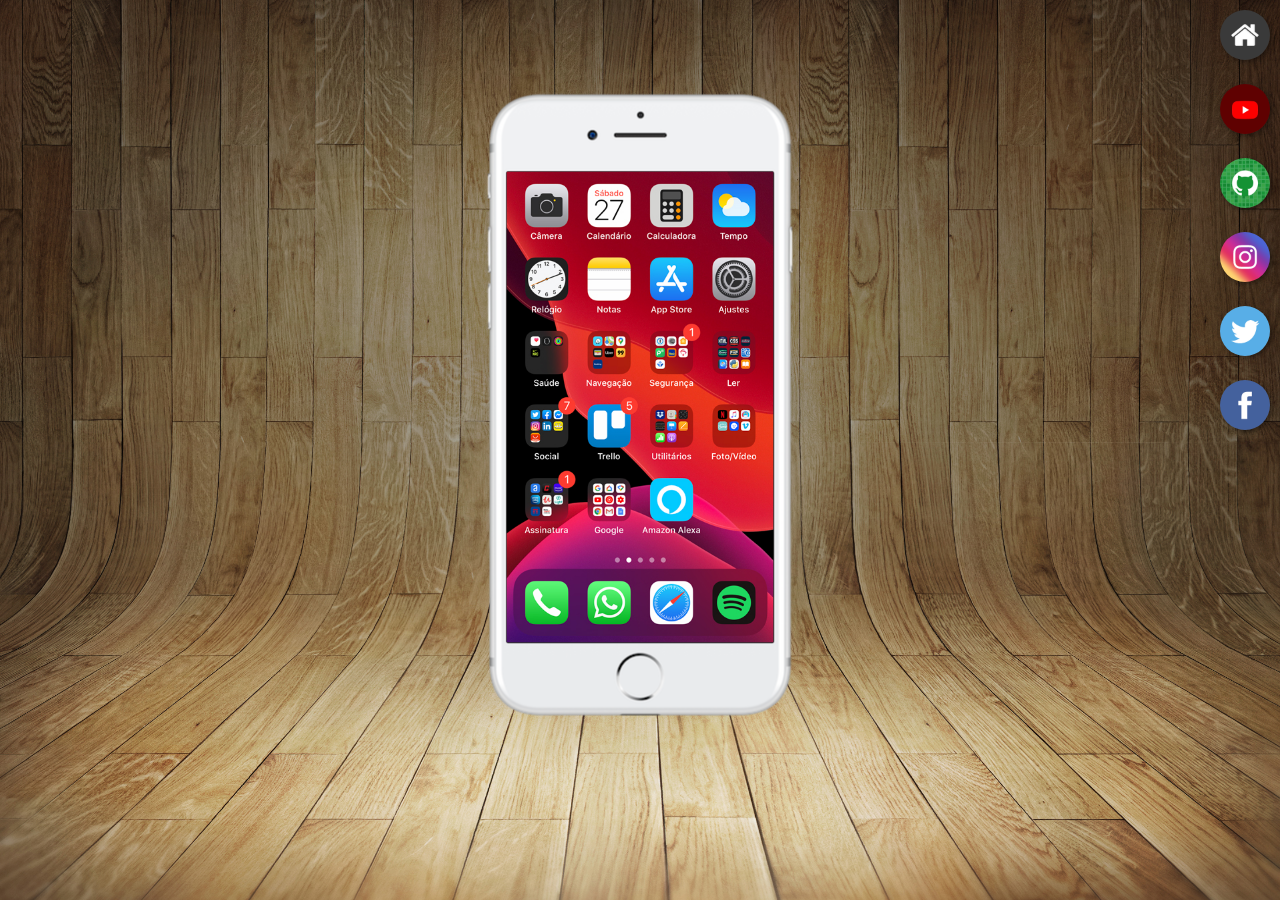
<file: index.html>
<!DOCTYPE html>
<html lang="pt-br">
<head>
    <meta charset="UTF-8">
    <meta name="viewport" content="width=device-width, initial-scale=1.0">
    <link rel="stylesheet" href="estilos/style.css">
    <link rel="shortcut icon" href="favicon.ico" type="image/x-icon">
    <title>Projeto Redes Socias</title>
</head>
<body>
    <main>
        <section id="telefone">
            <iframe src="home.html" name="tela" id="tela" frameborder="0">
                Seu navegador não é compatível com isso.
            </iframe>

        </section>
        <section id="redes-sociais">
            <a href="home.html" target="tela"><img src="imagens/logo-home.jpg" alt="home"></a><br>
            <a href="youtube.html" target="tela"><img src="imagens/logo-youtube.jpg" alt="Youtube"></a><br>
            <a href="github.html" target="tela"><img src="imagens/logo-github.jpg" alt="Github"></a><br>
            <a href="instagram.html" target="tela"><img src="imagens/logo-instagram.jpg" alt="Instagram"></a><br>
            <a href="twitter.html" target="tela"><img src="imagens/logo-twitter.jpg" alt="Twitter"></a><br>
            <a href="facebook.html" target="tela"><img src="imagens/logo-facebook.jpg" alt="Facebook"></a><br>
        </section>
    </main>
    
</body>
</html>
</file>
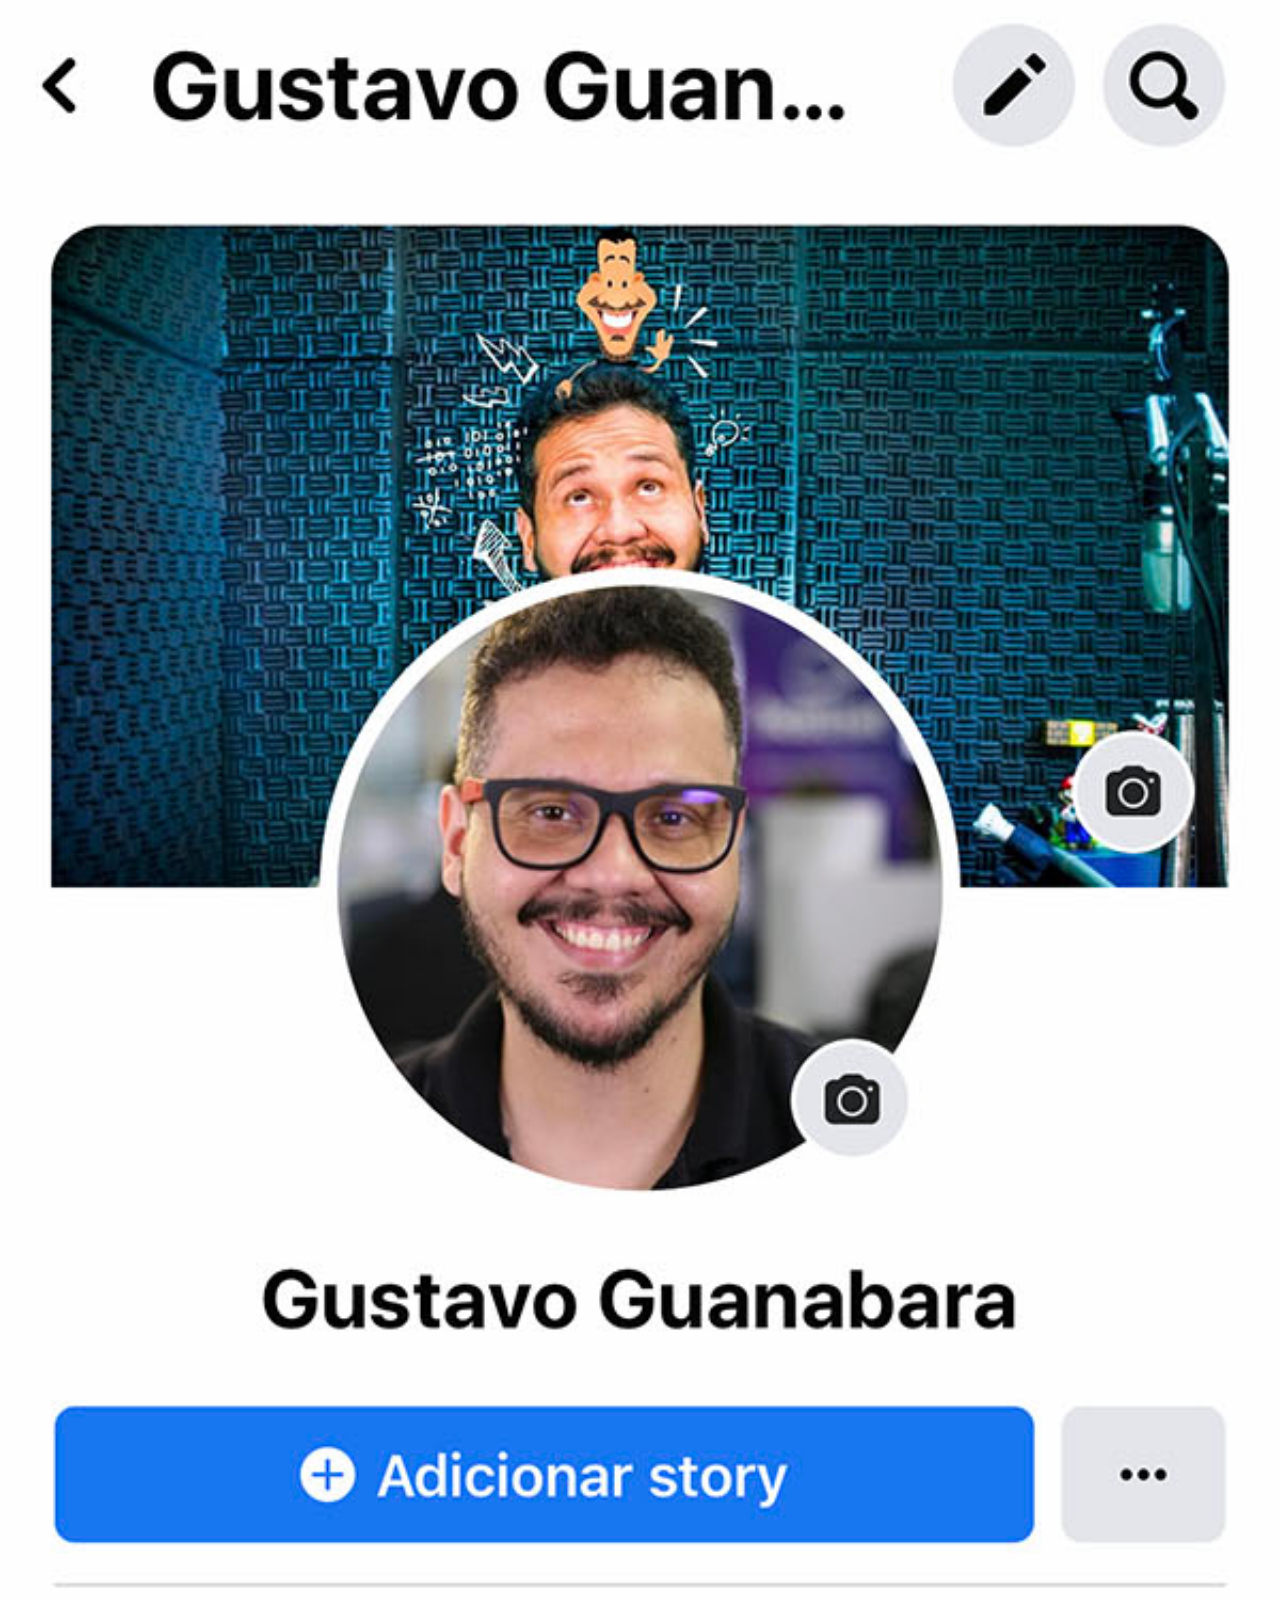
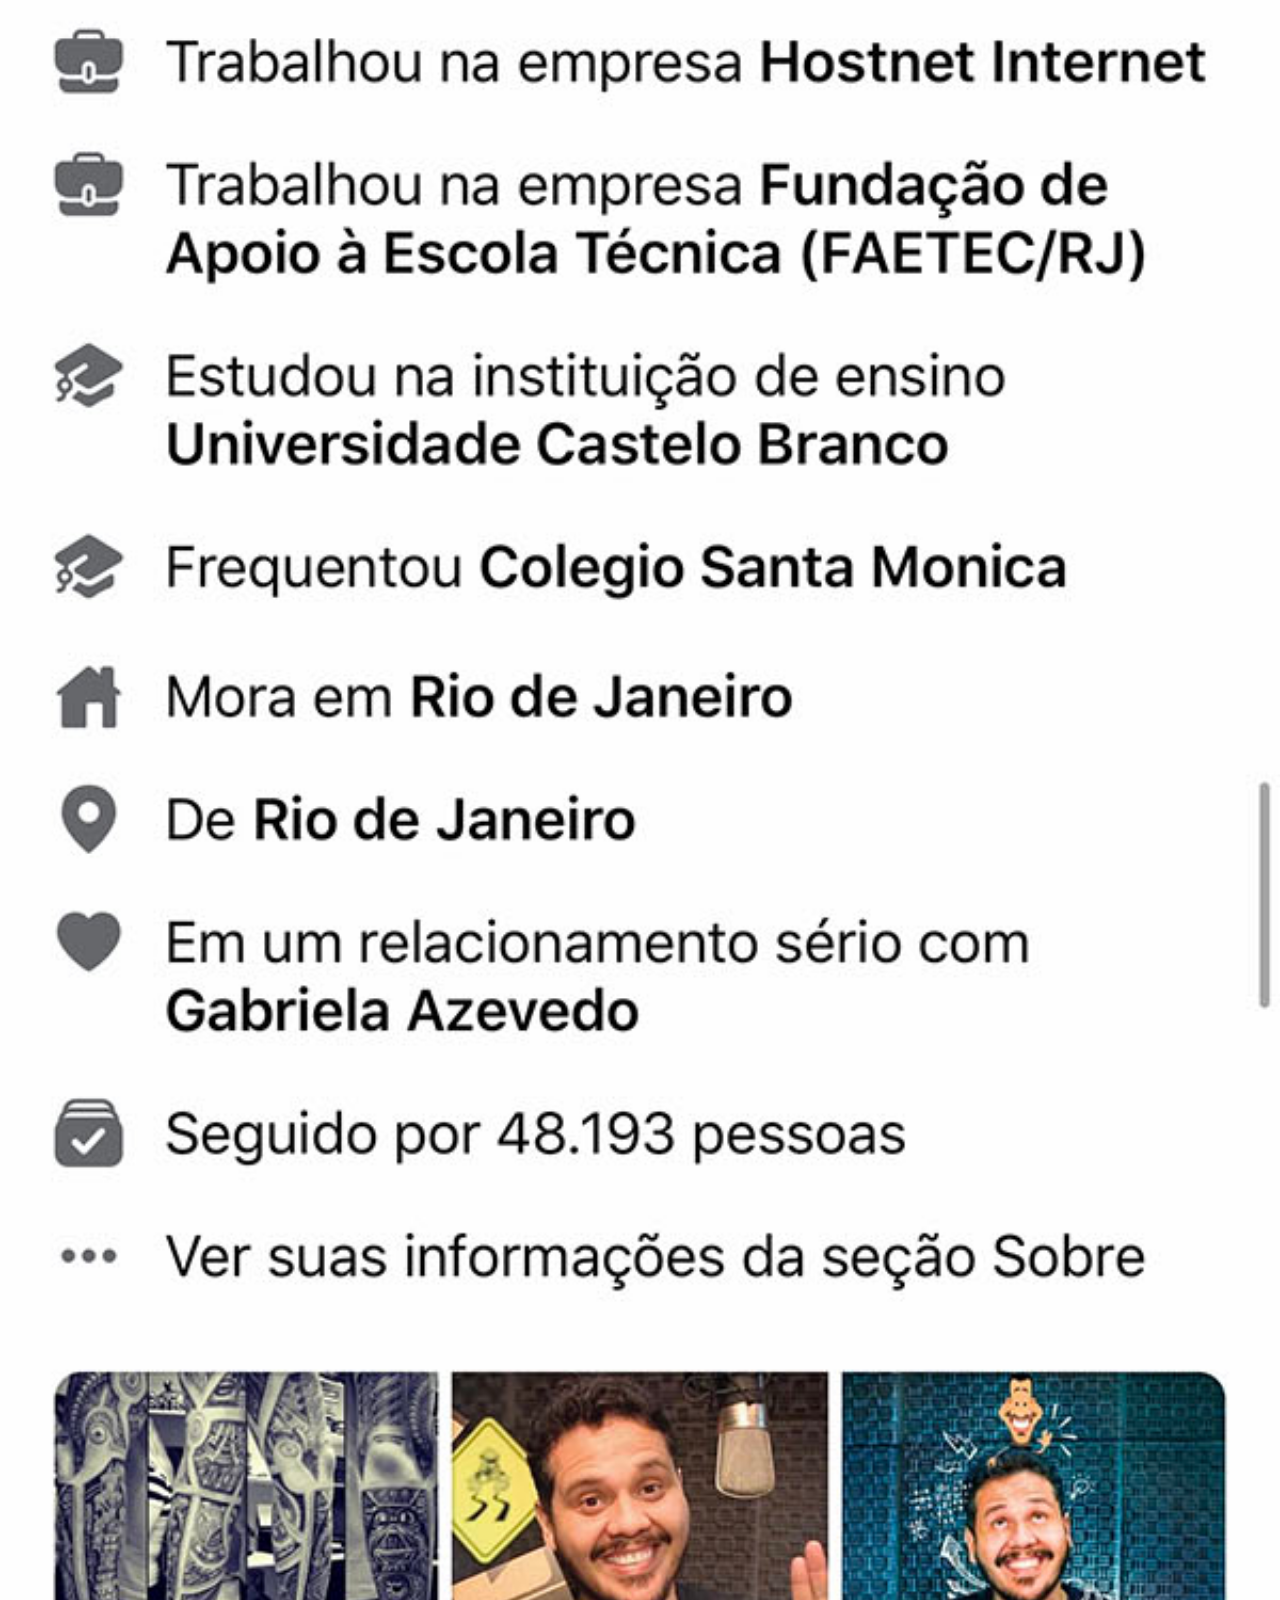
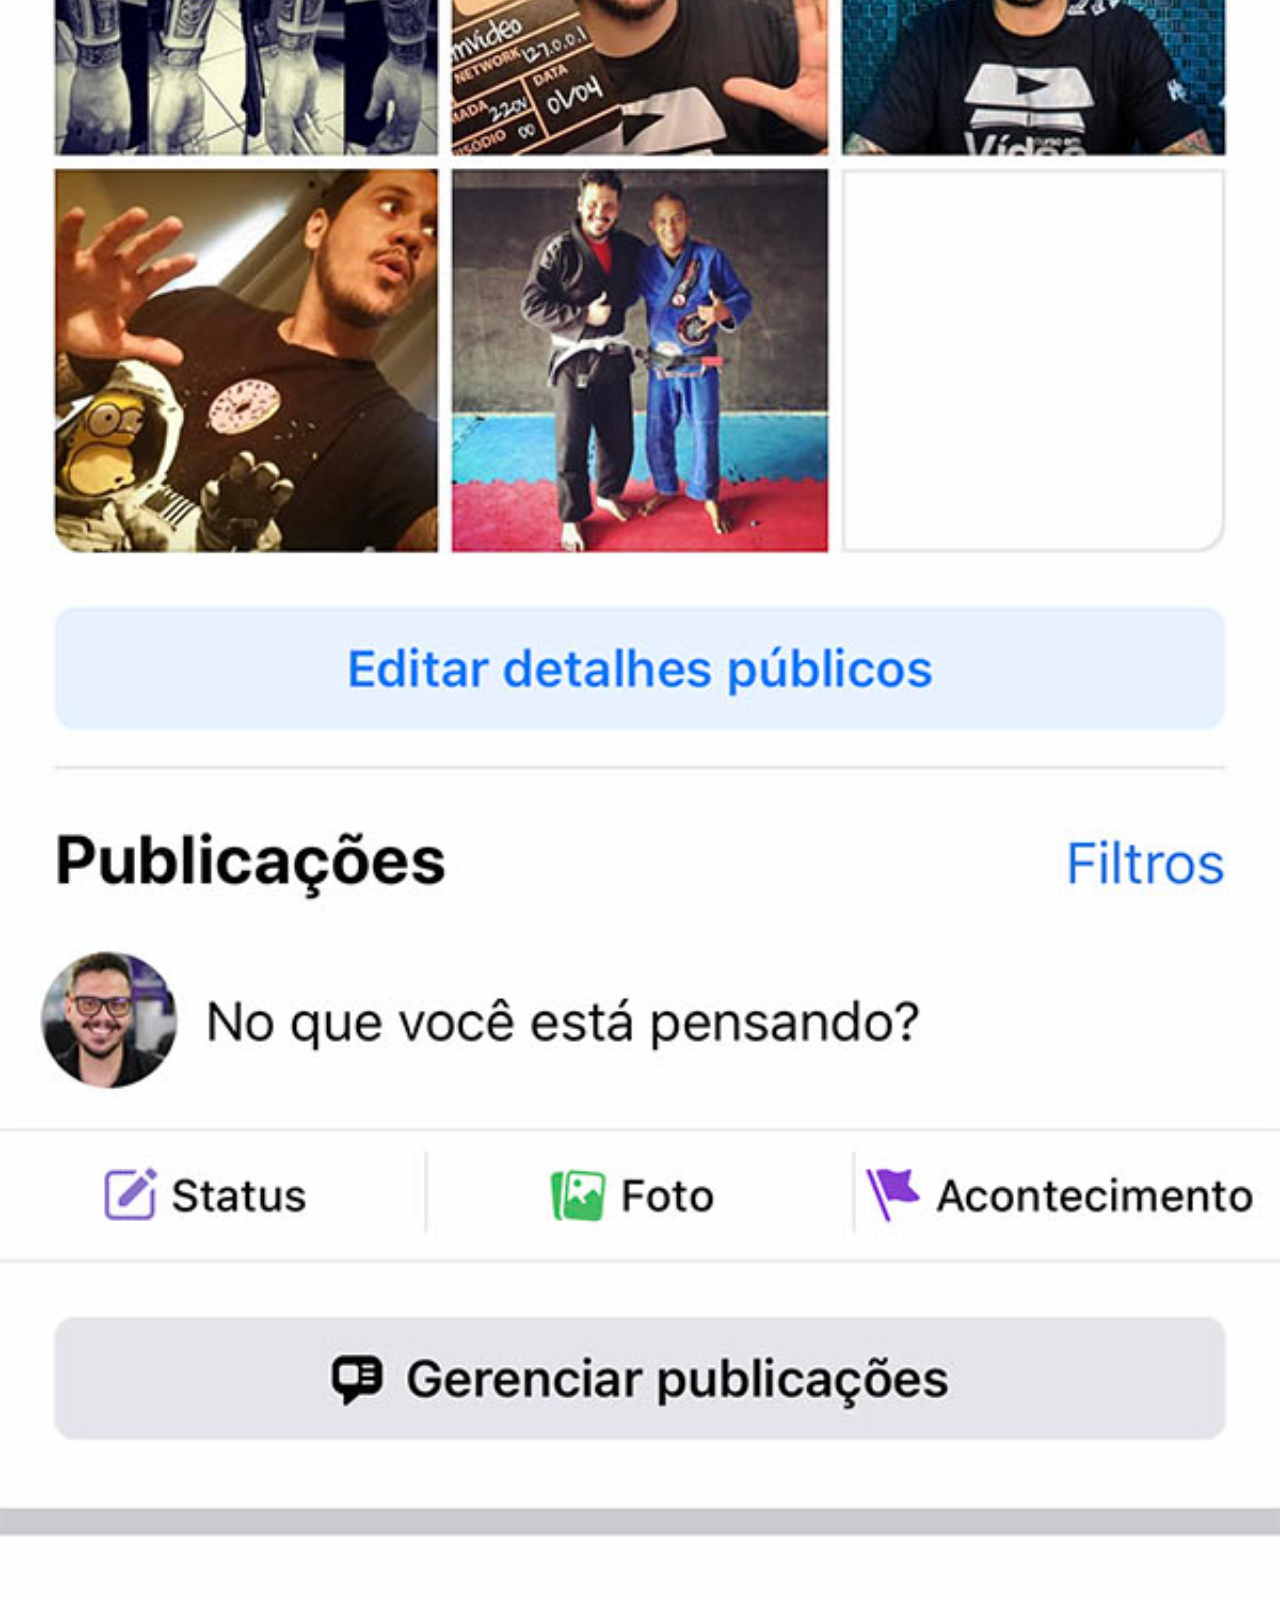
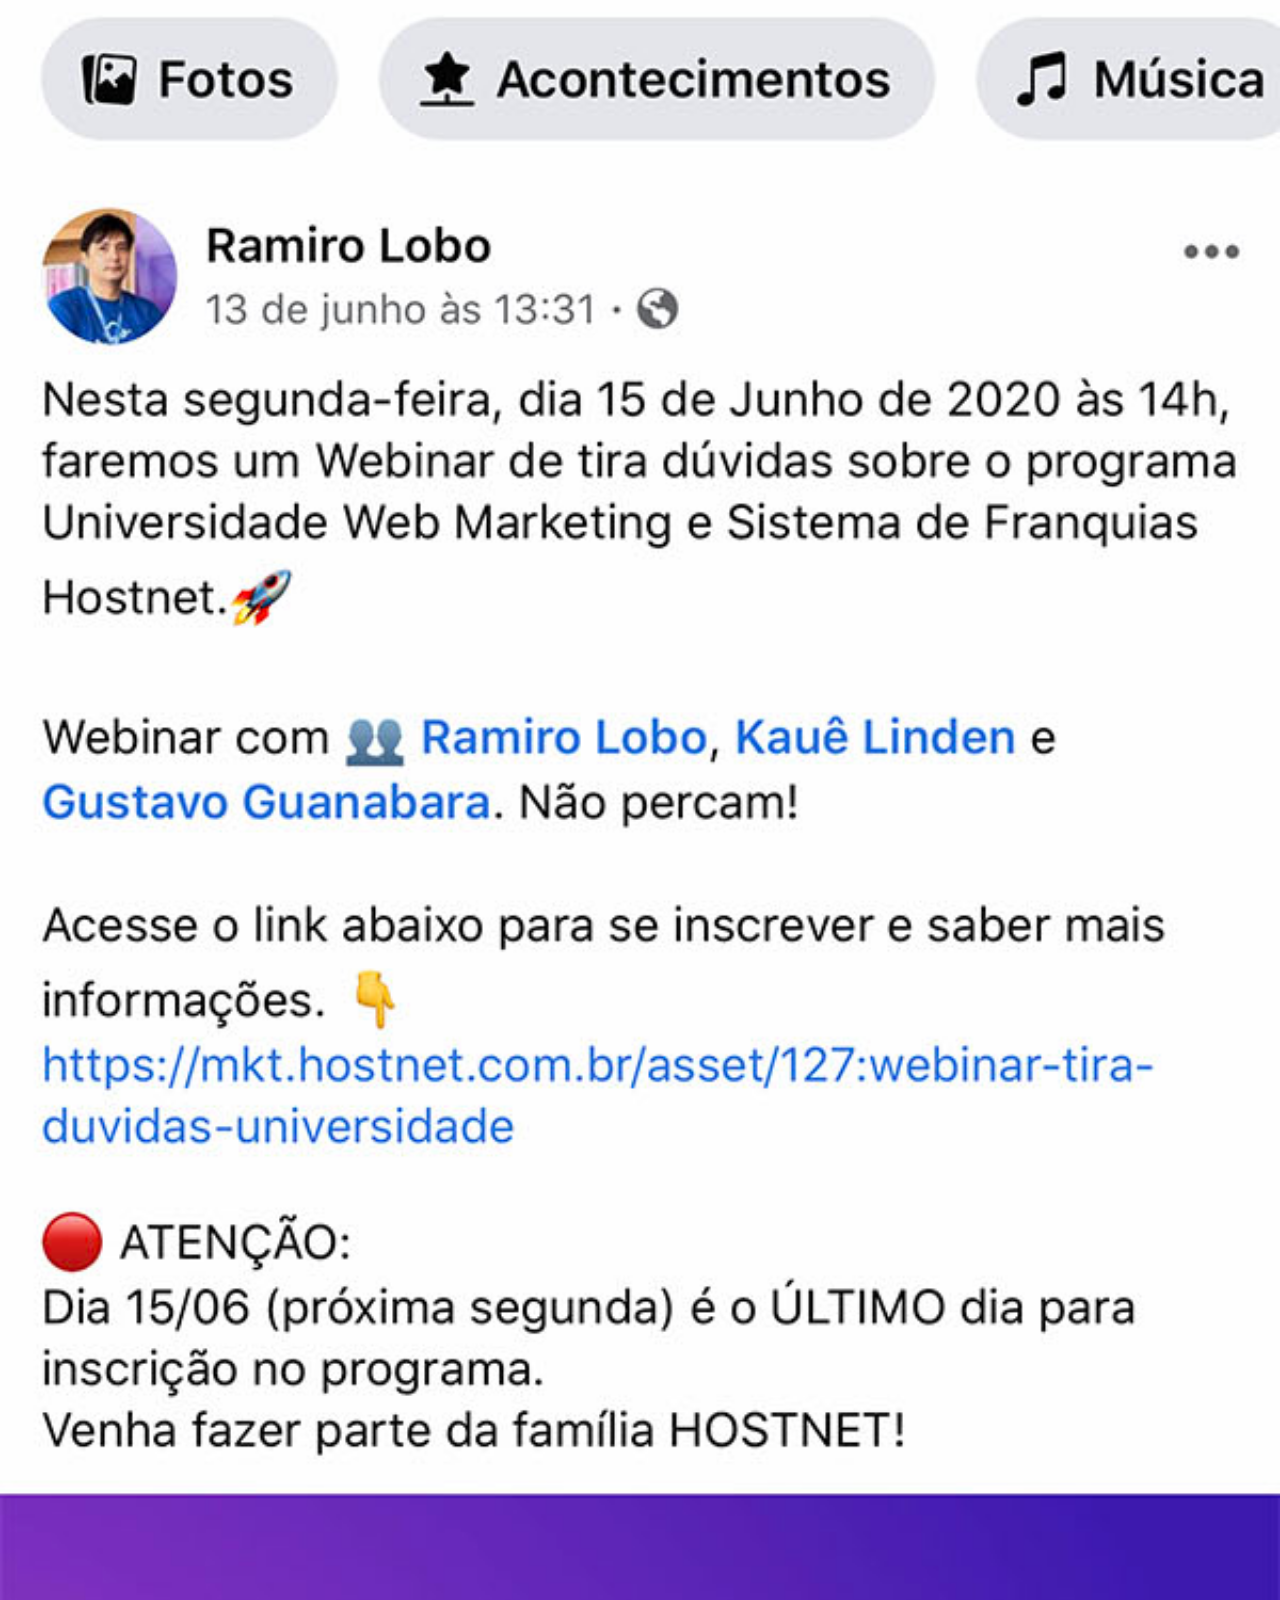
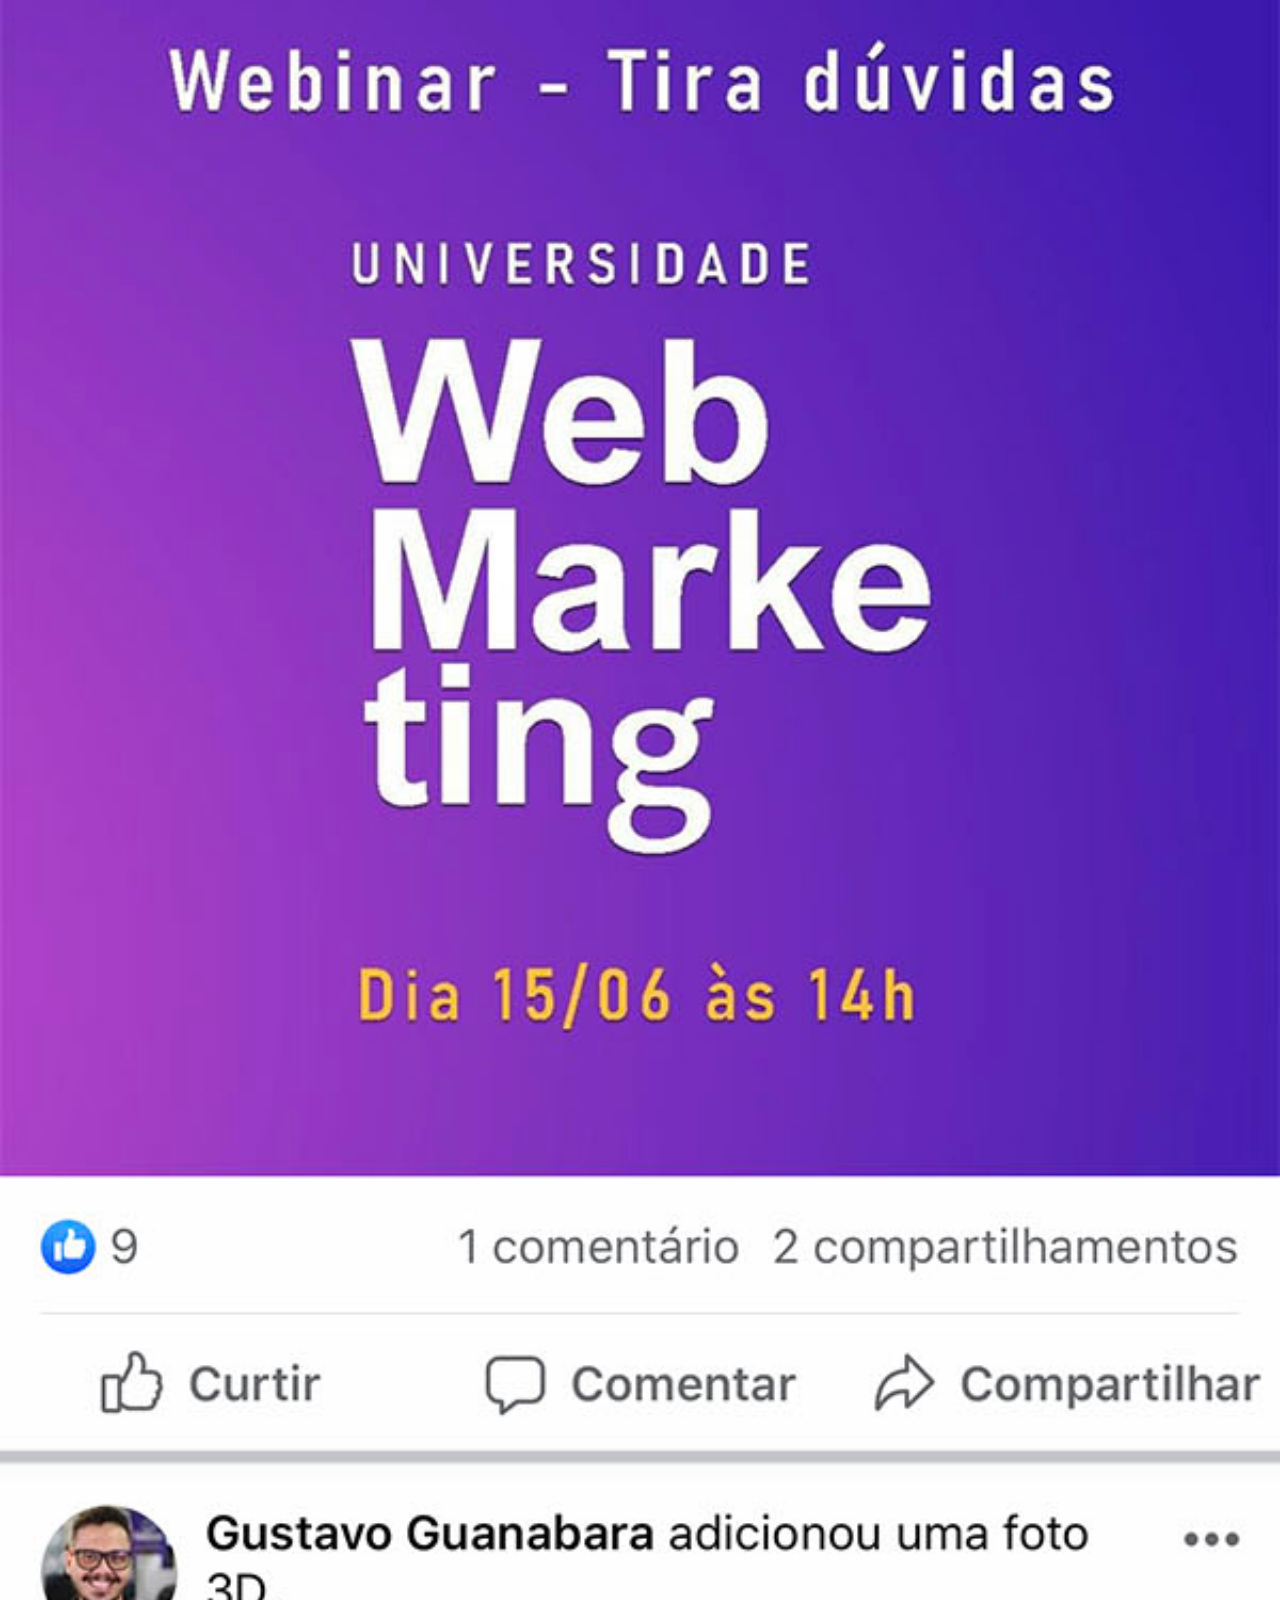
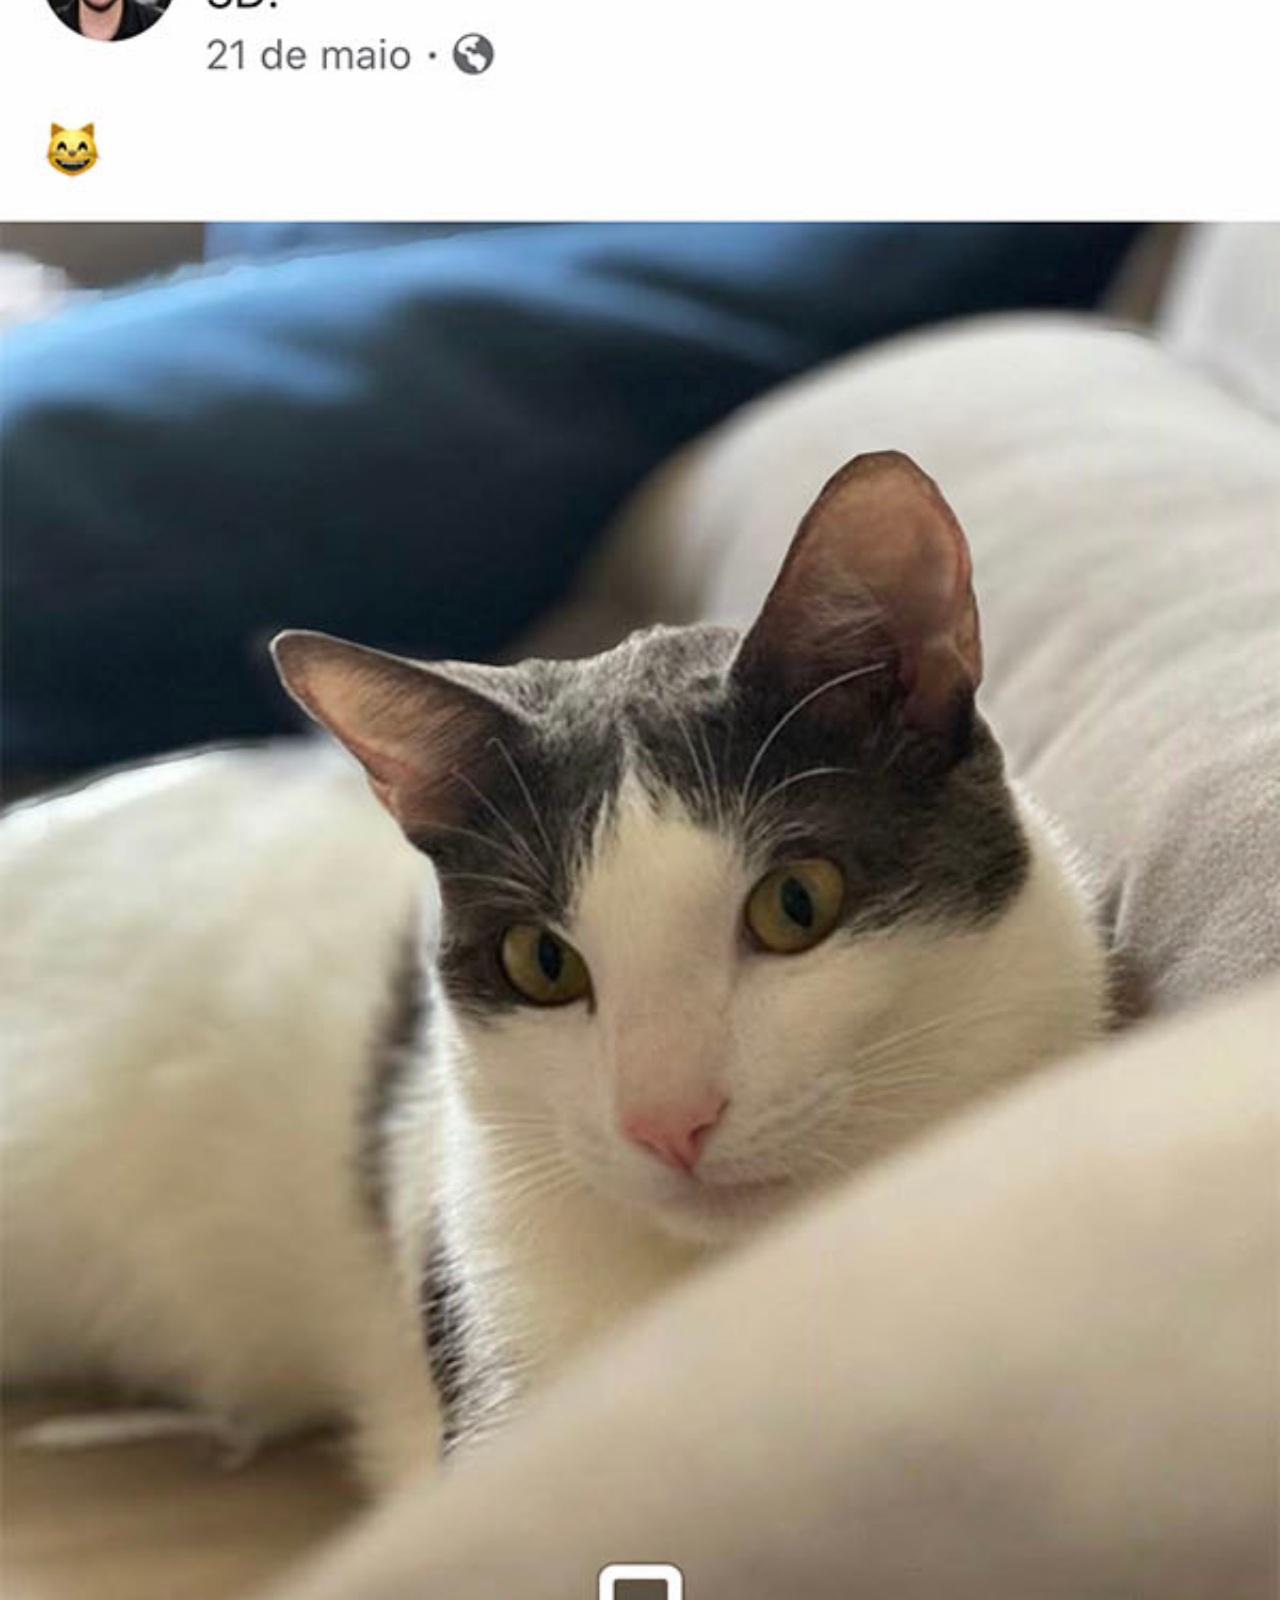
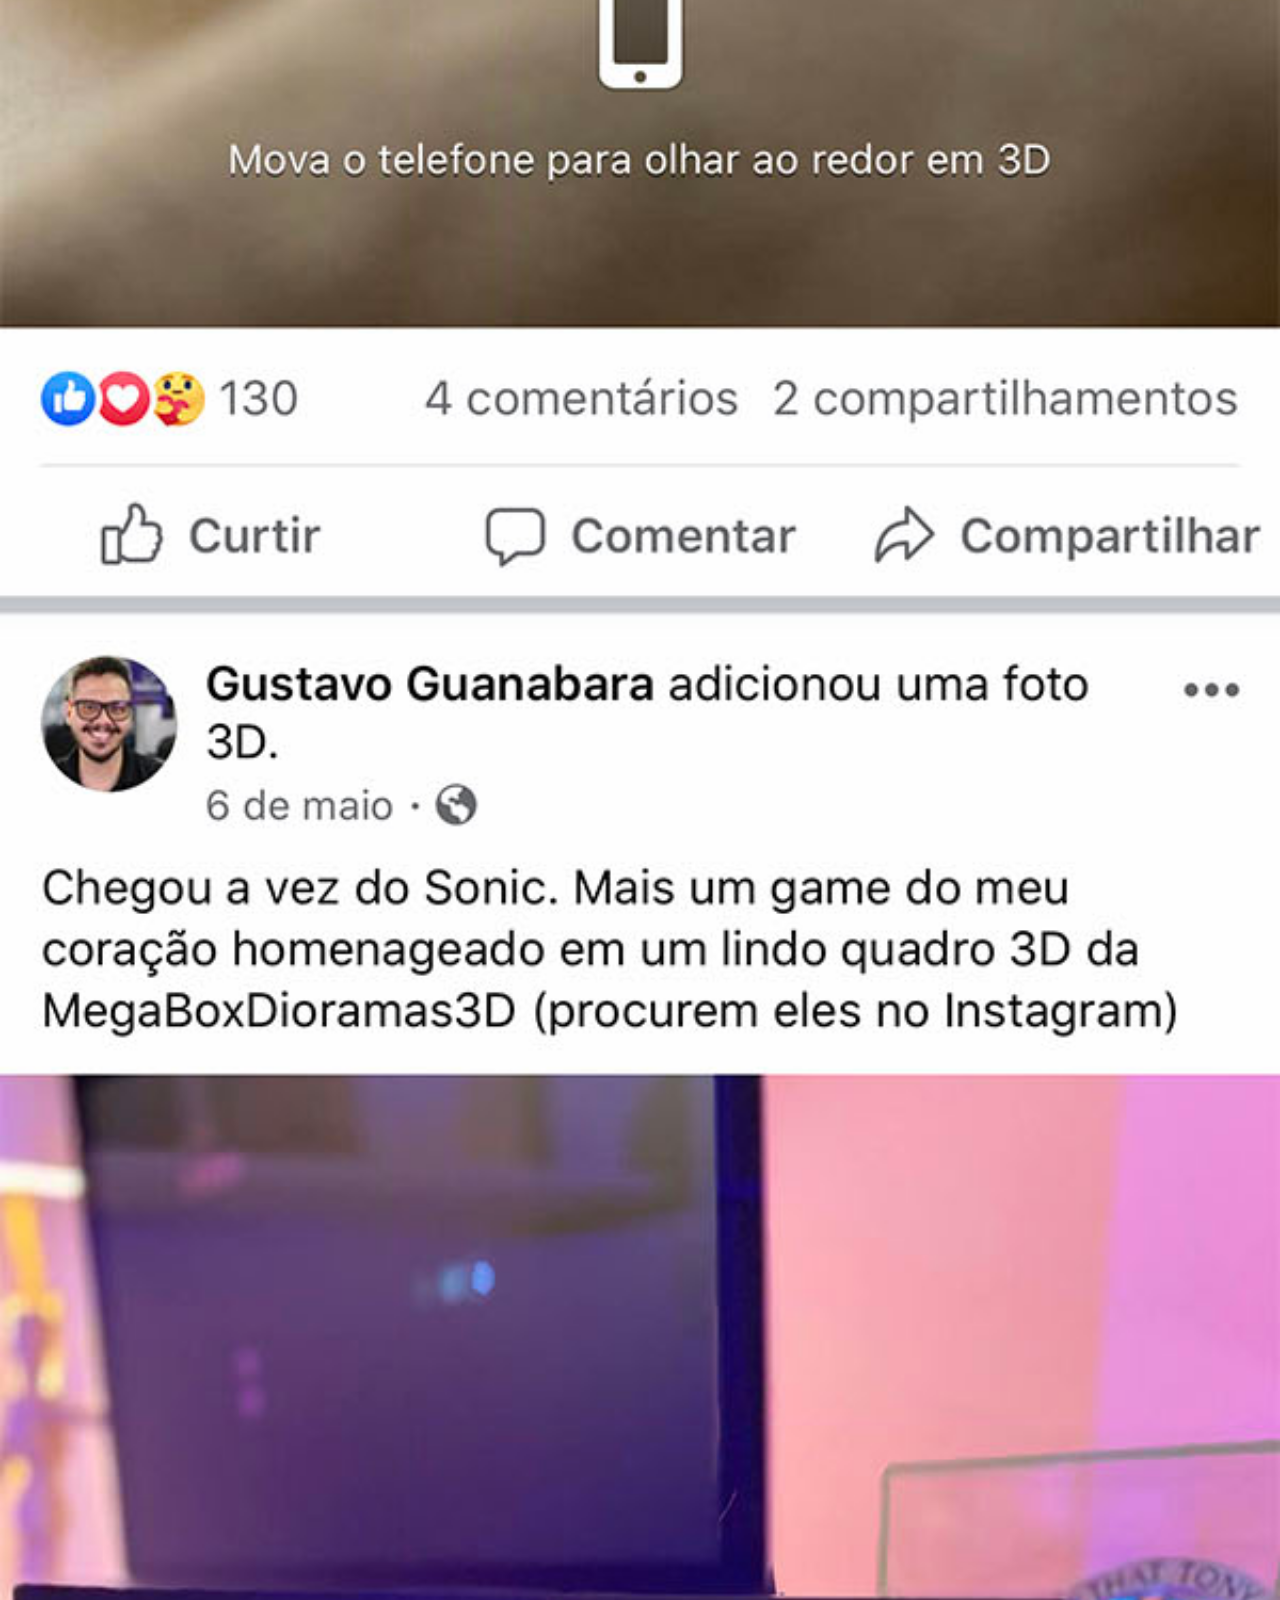
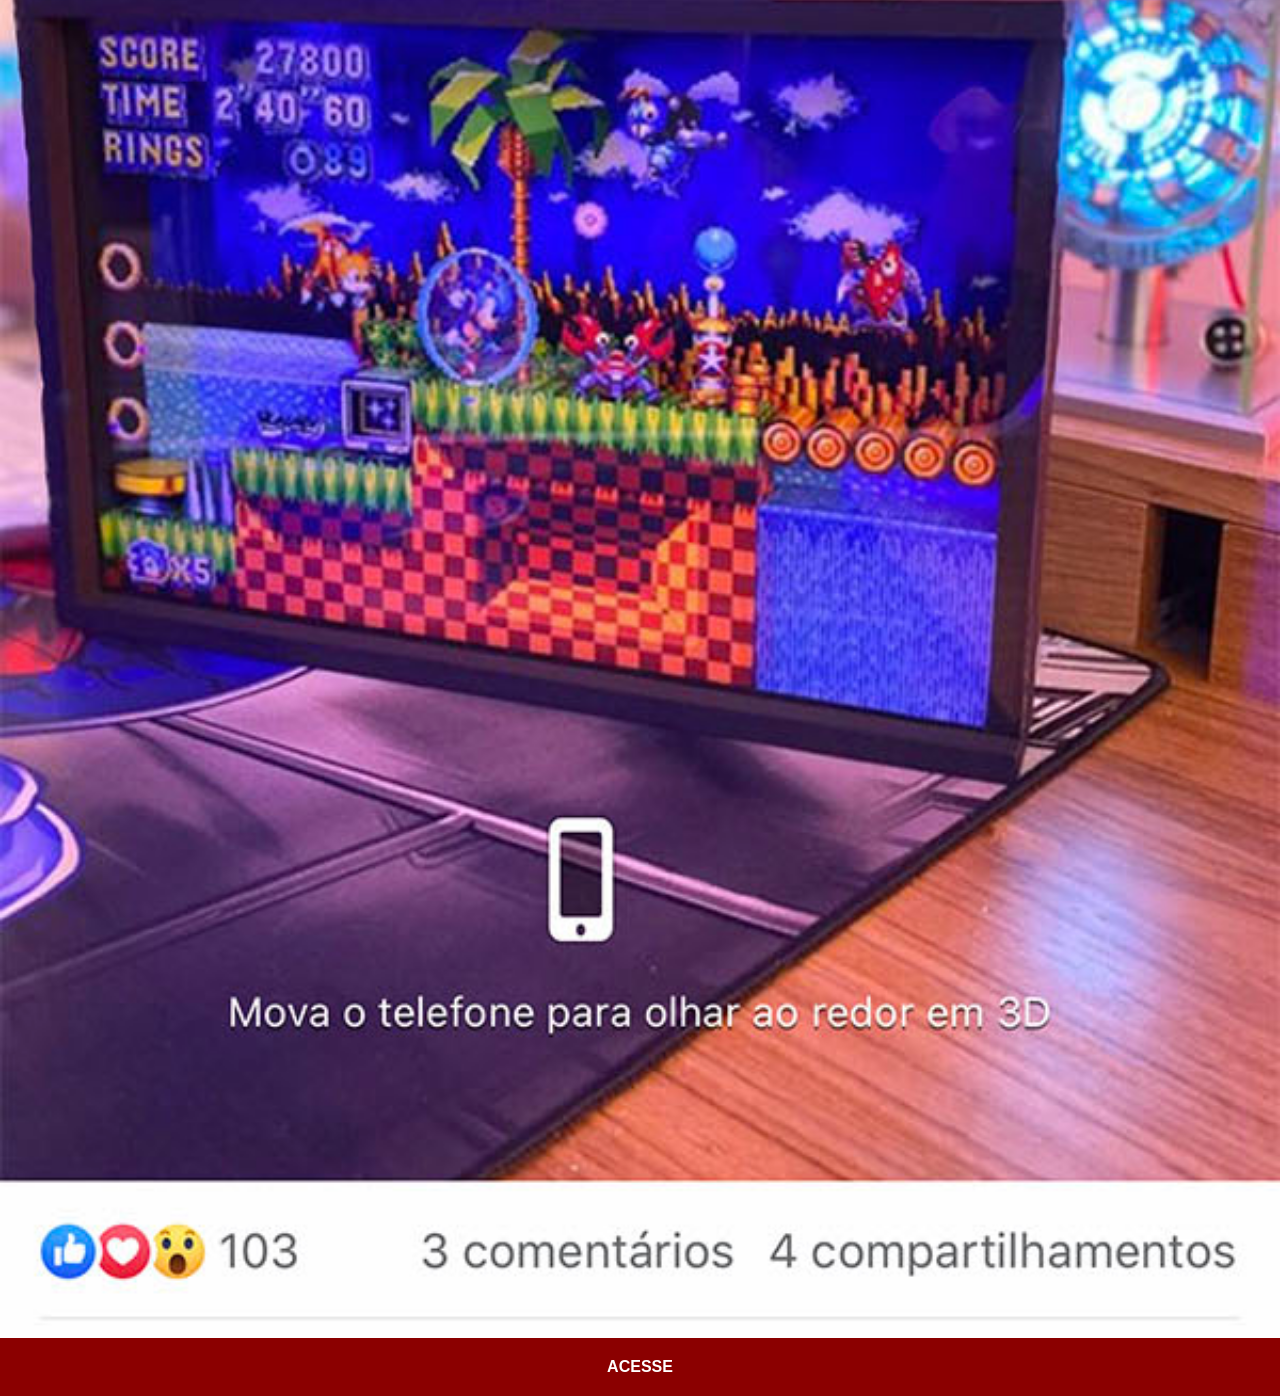
<file: facebook.html>
<html lang="pt-br">
<head>
    <meta charset="UTF-8">
    <meta name="viewport" content="width=device-width, initial-scale=1.0">
    <title>Facebook</title>
    <link rel="stylesheet" href="estilos/social.css">
</head>
<body>
    <img src="imagens/tela-facebook.jpg" alt="Facebook">
    <a href="https://www.facebook.com/gustavoguanabara/" target="_blank">ACESSE</a>
    
</body>
</html>
</file>
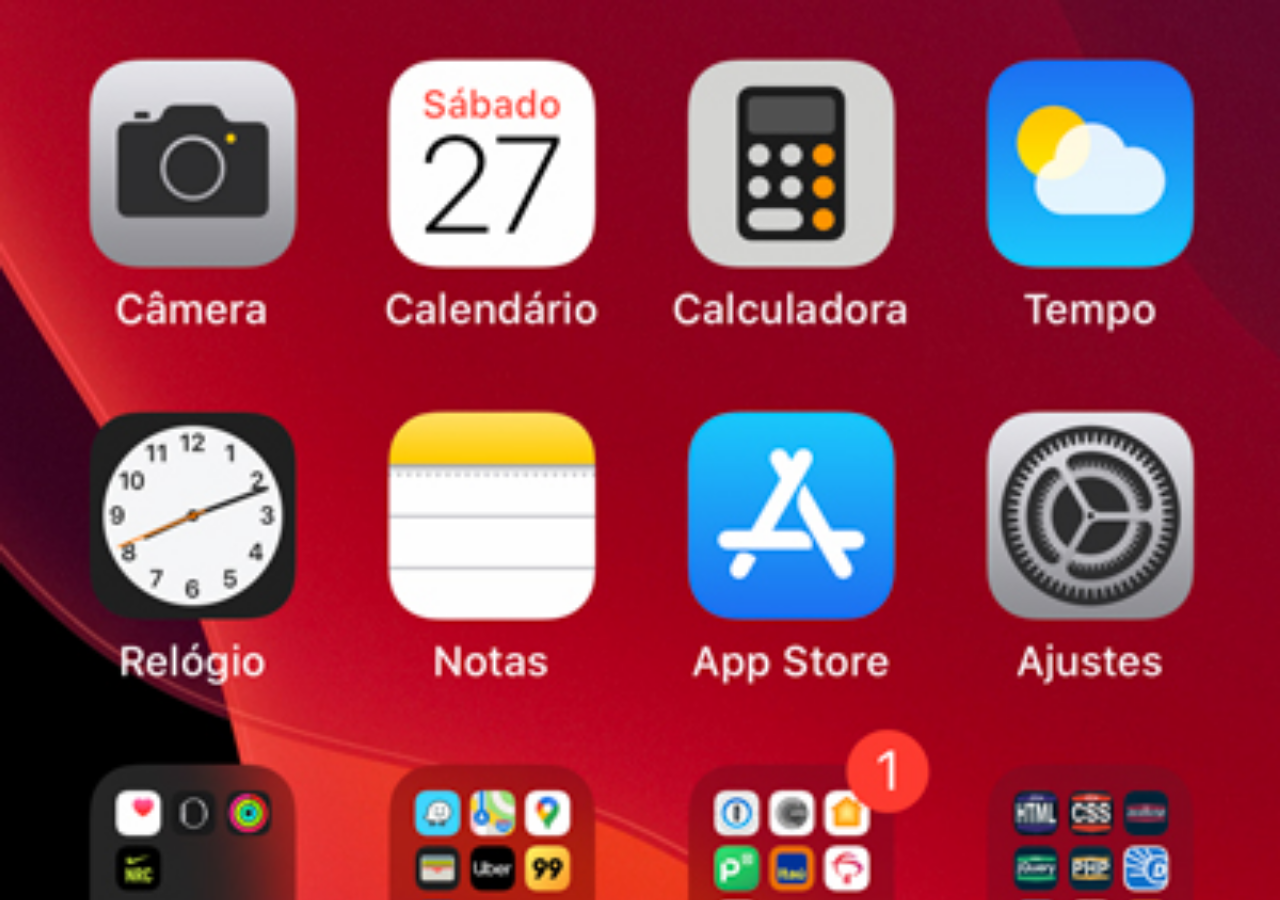
<file: home.html>
<!DOCTYPE html>
<html lang="pt-br">
<head>
    <meta charset="UTF-8">
    <meta name="viewport" content="width=device-width, initial-scale=1.0">
    <title>Home</title>
</head>
<style>
    * {
        margin: 0px;
        padding: 0px;
    }

    body {
        width: 100vw;
        height: 100vh;
        background: black url('imagens/tela-home.jpg') no-repeat top center;
        background-size: cover;
    }
</style>
<body>
    
</body>
</html>
</file>
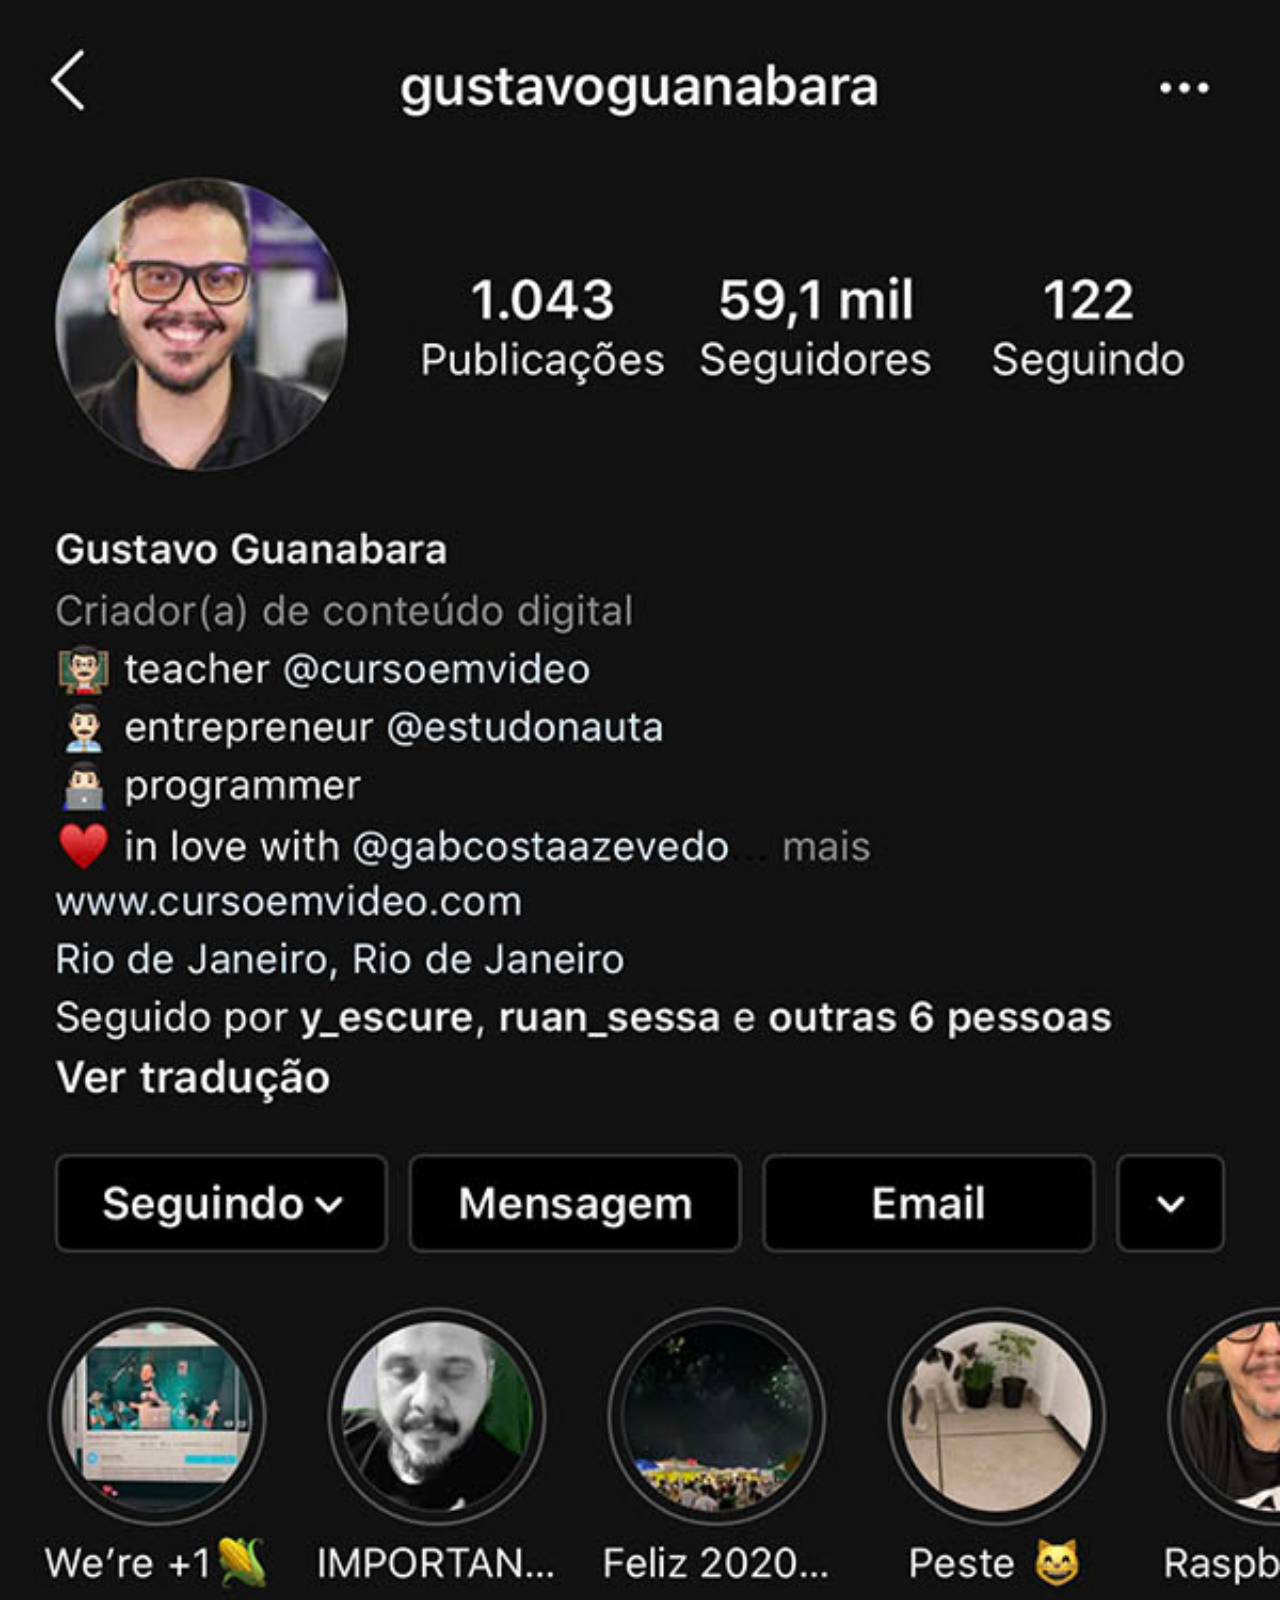
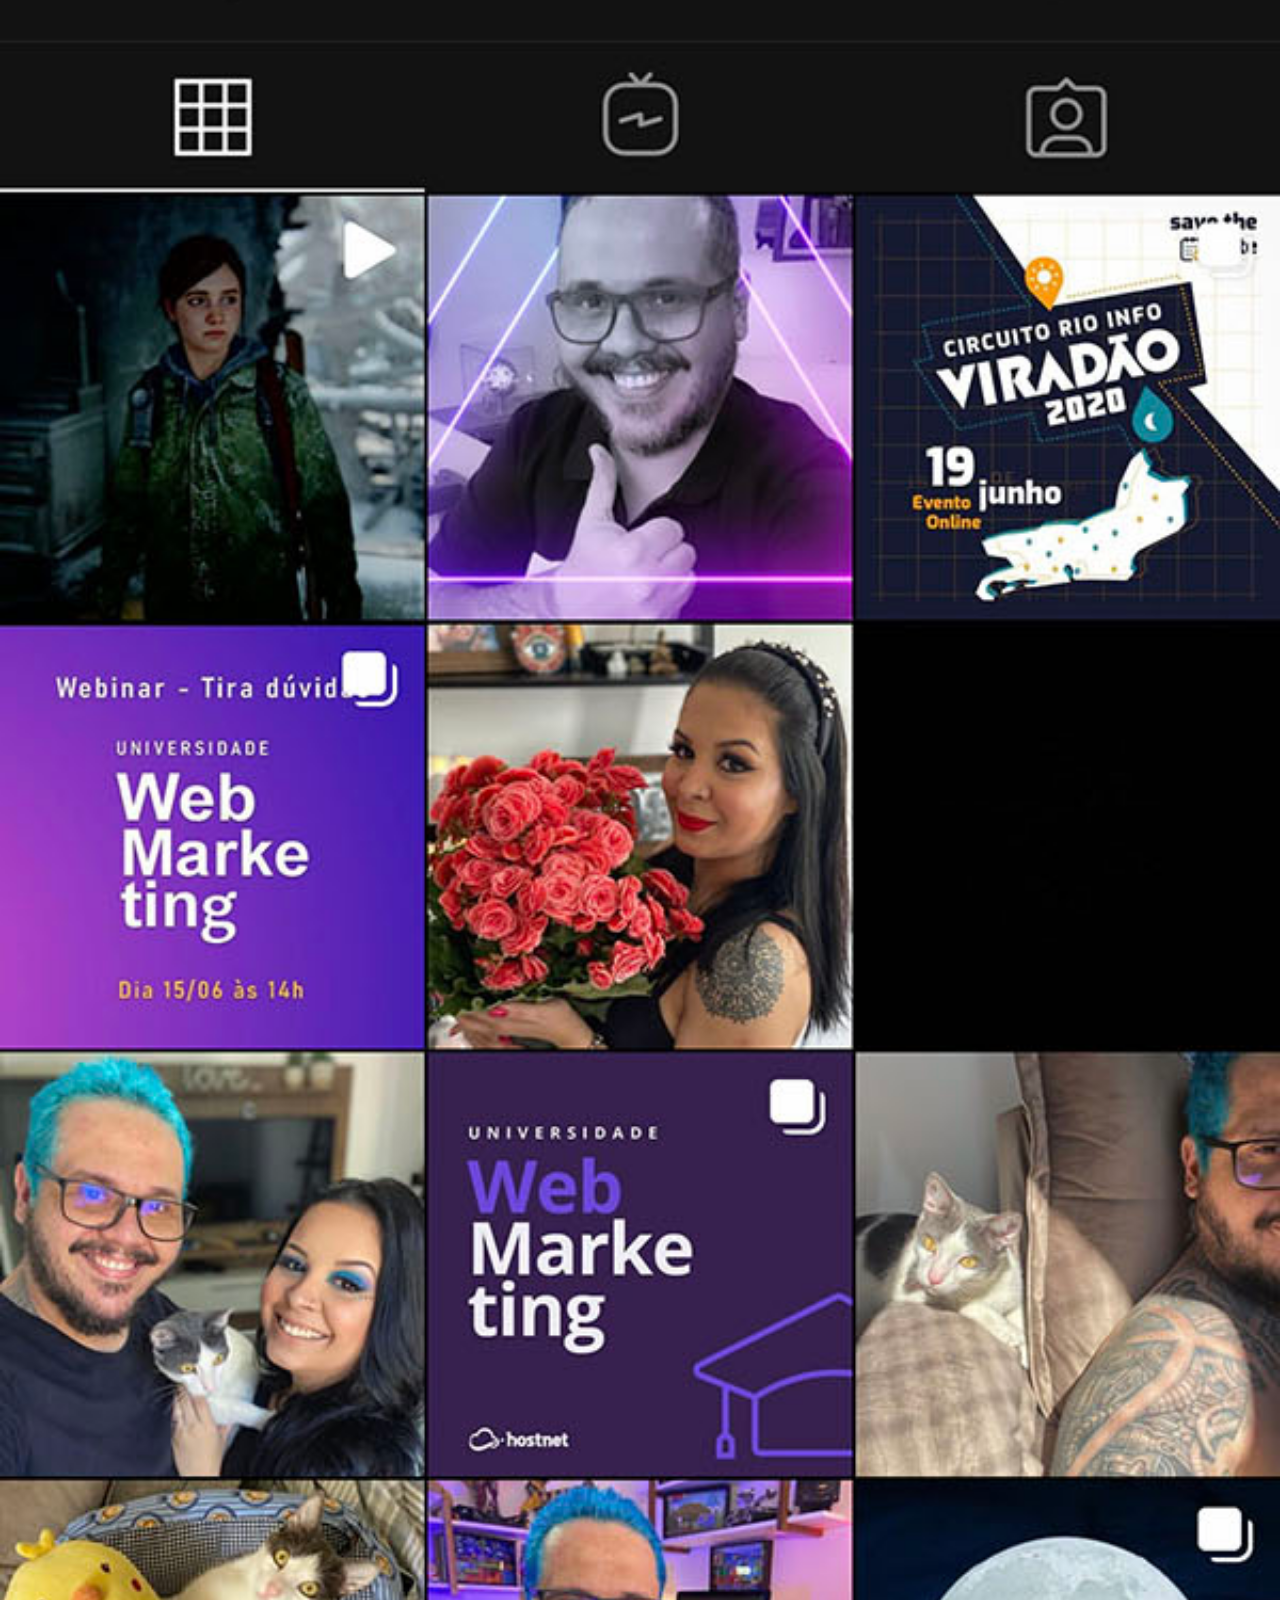
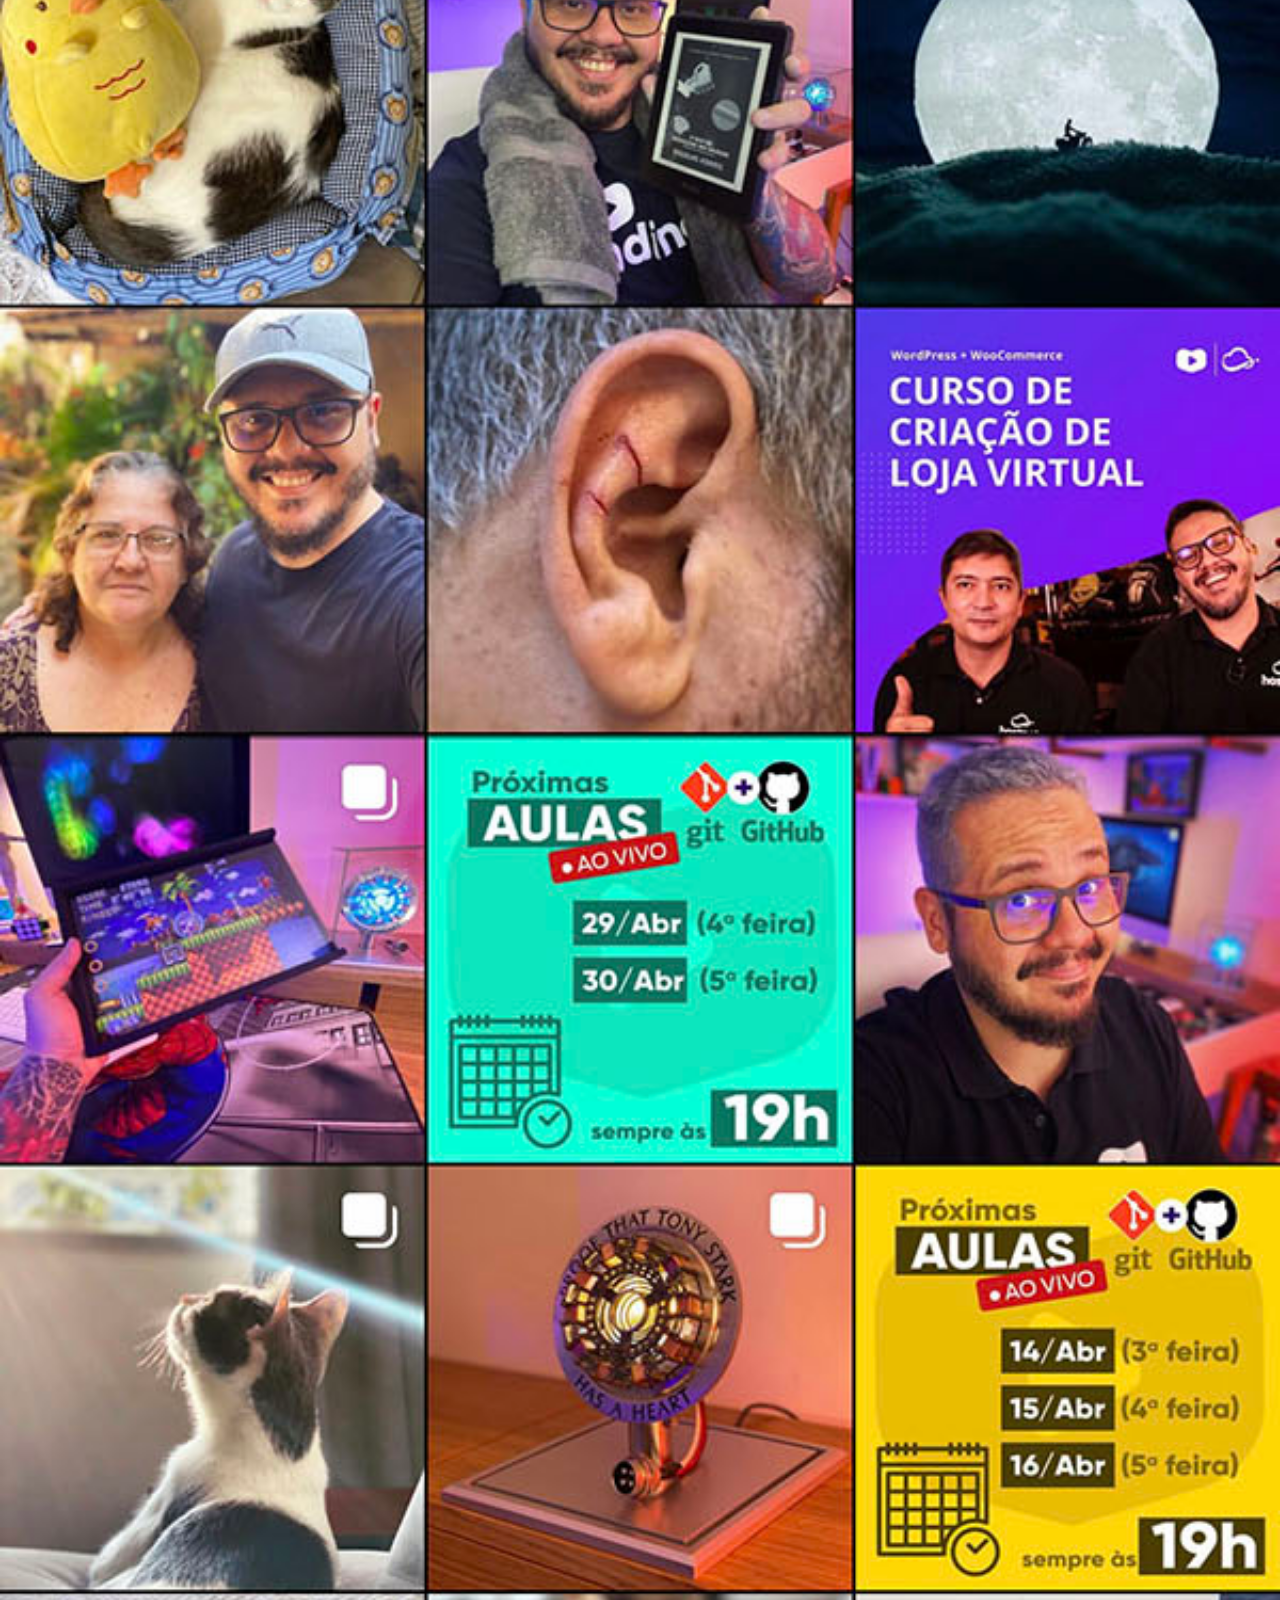
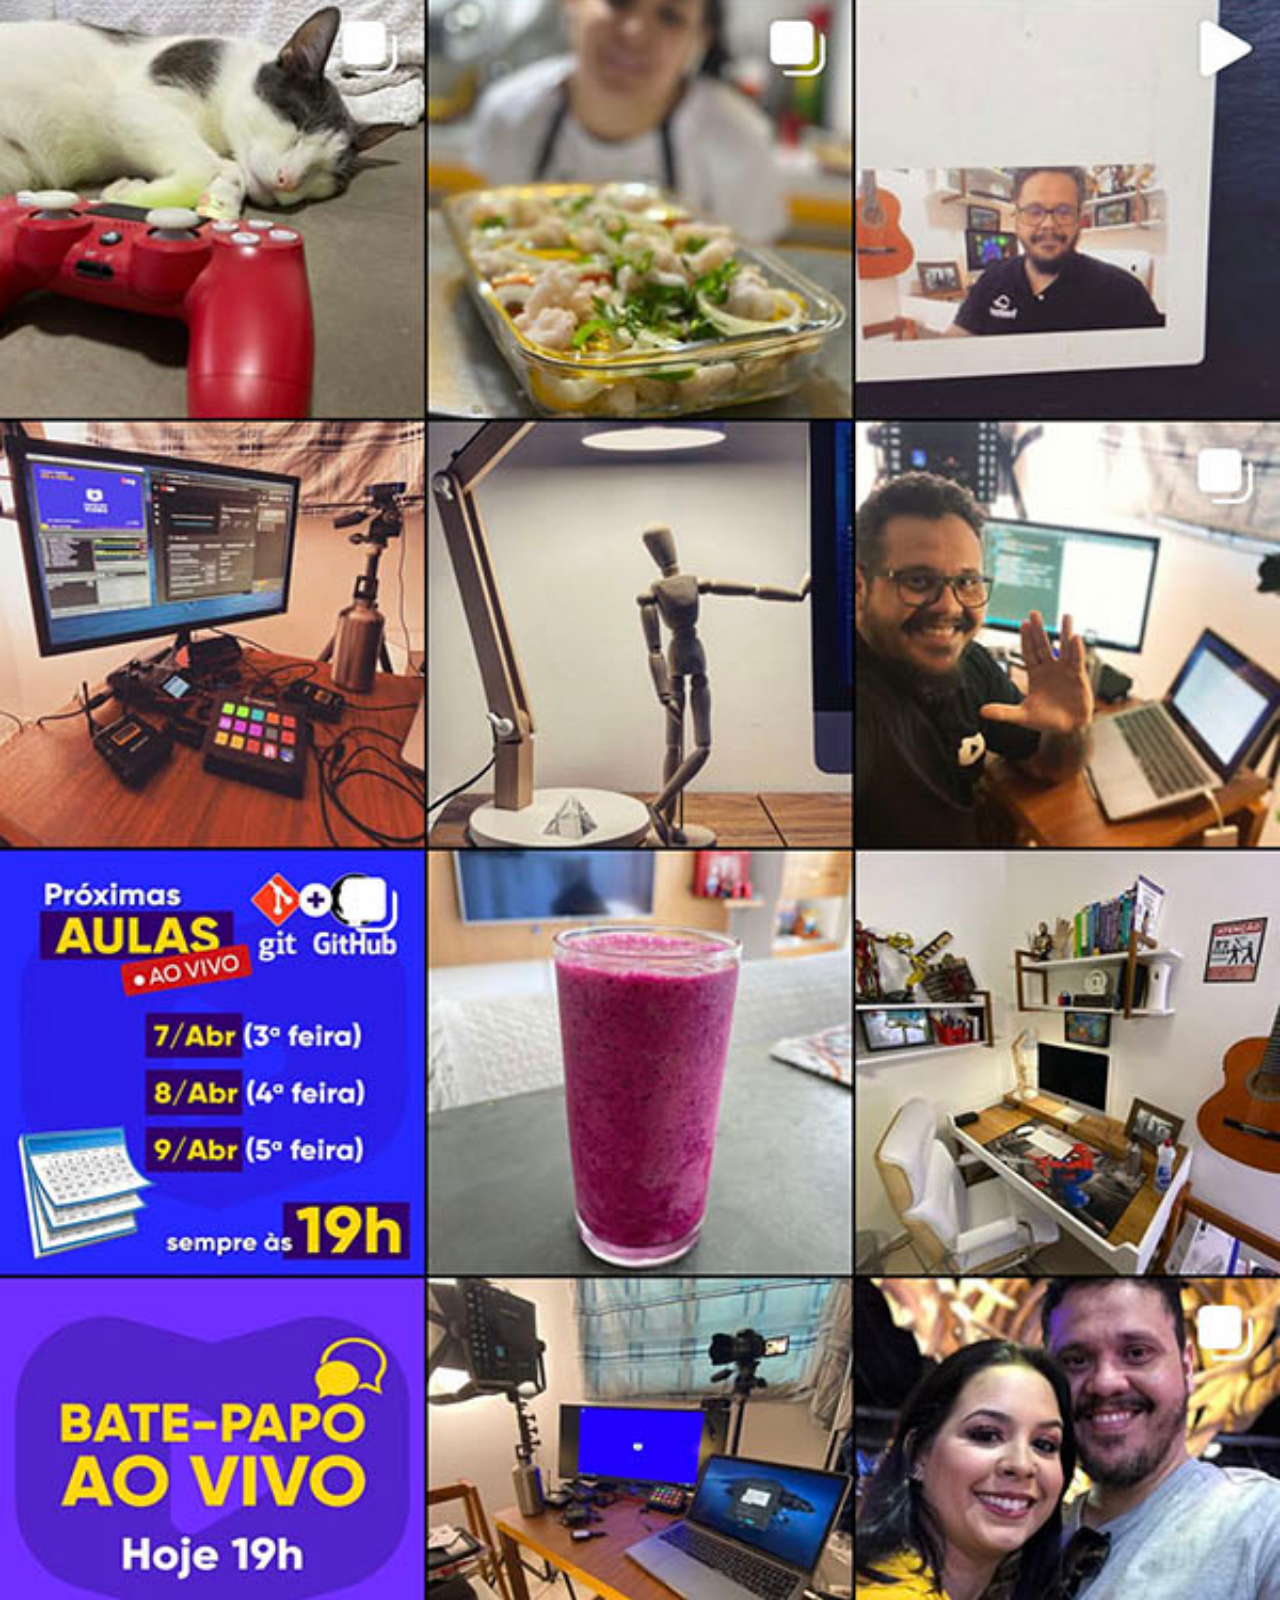
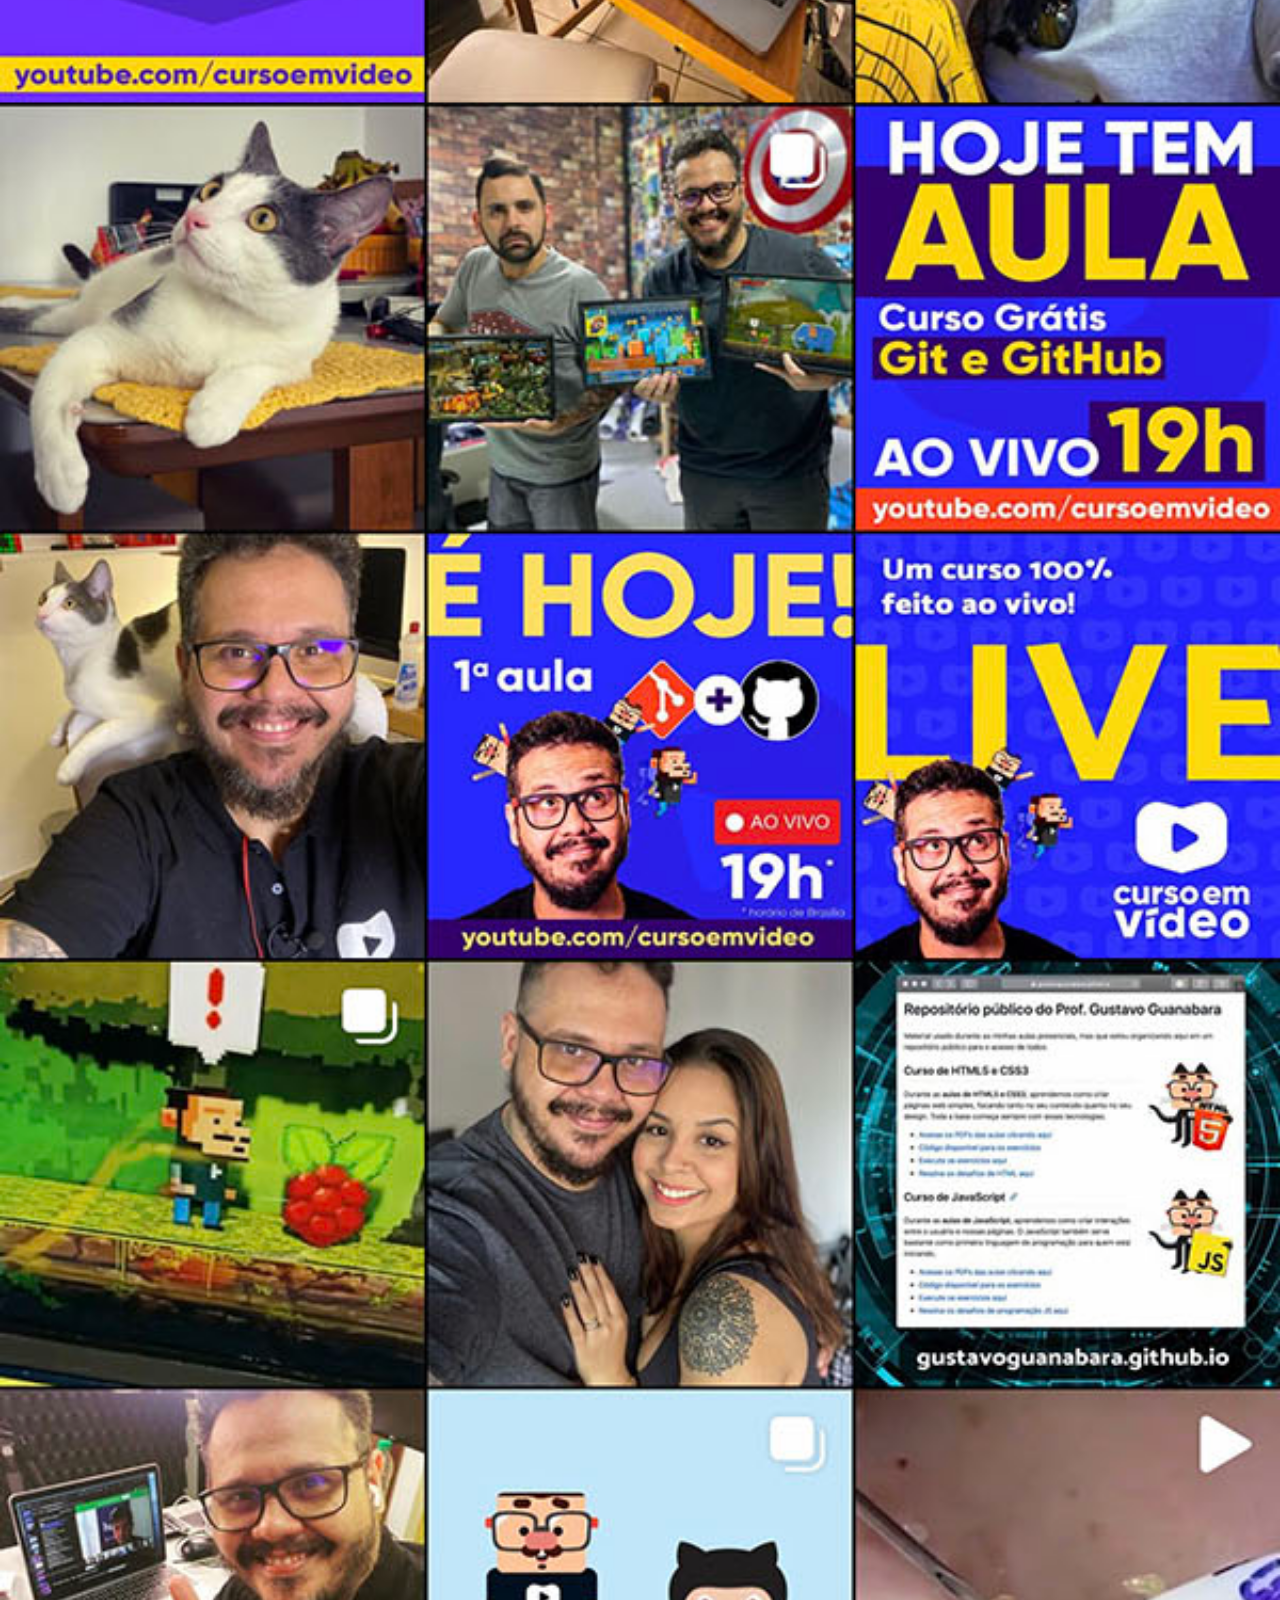
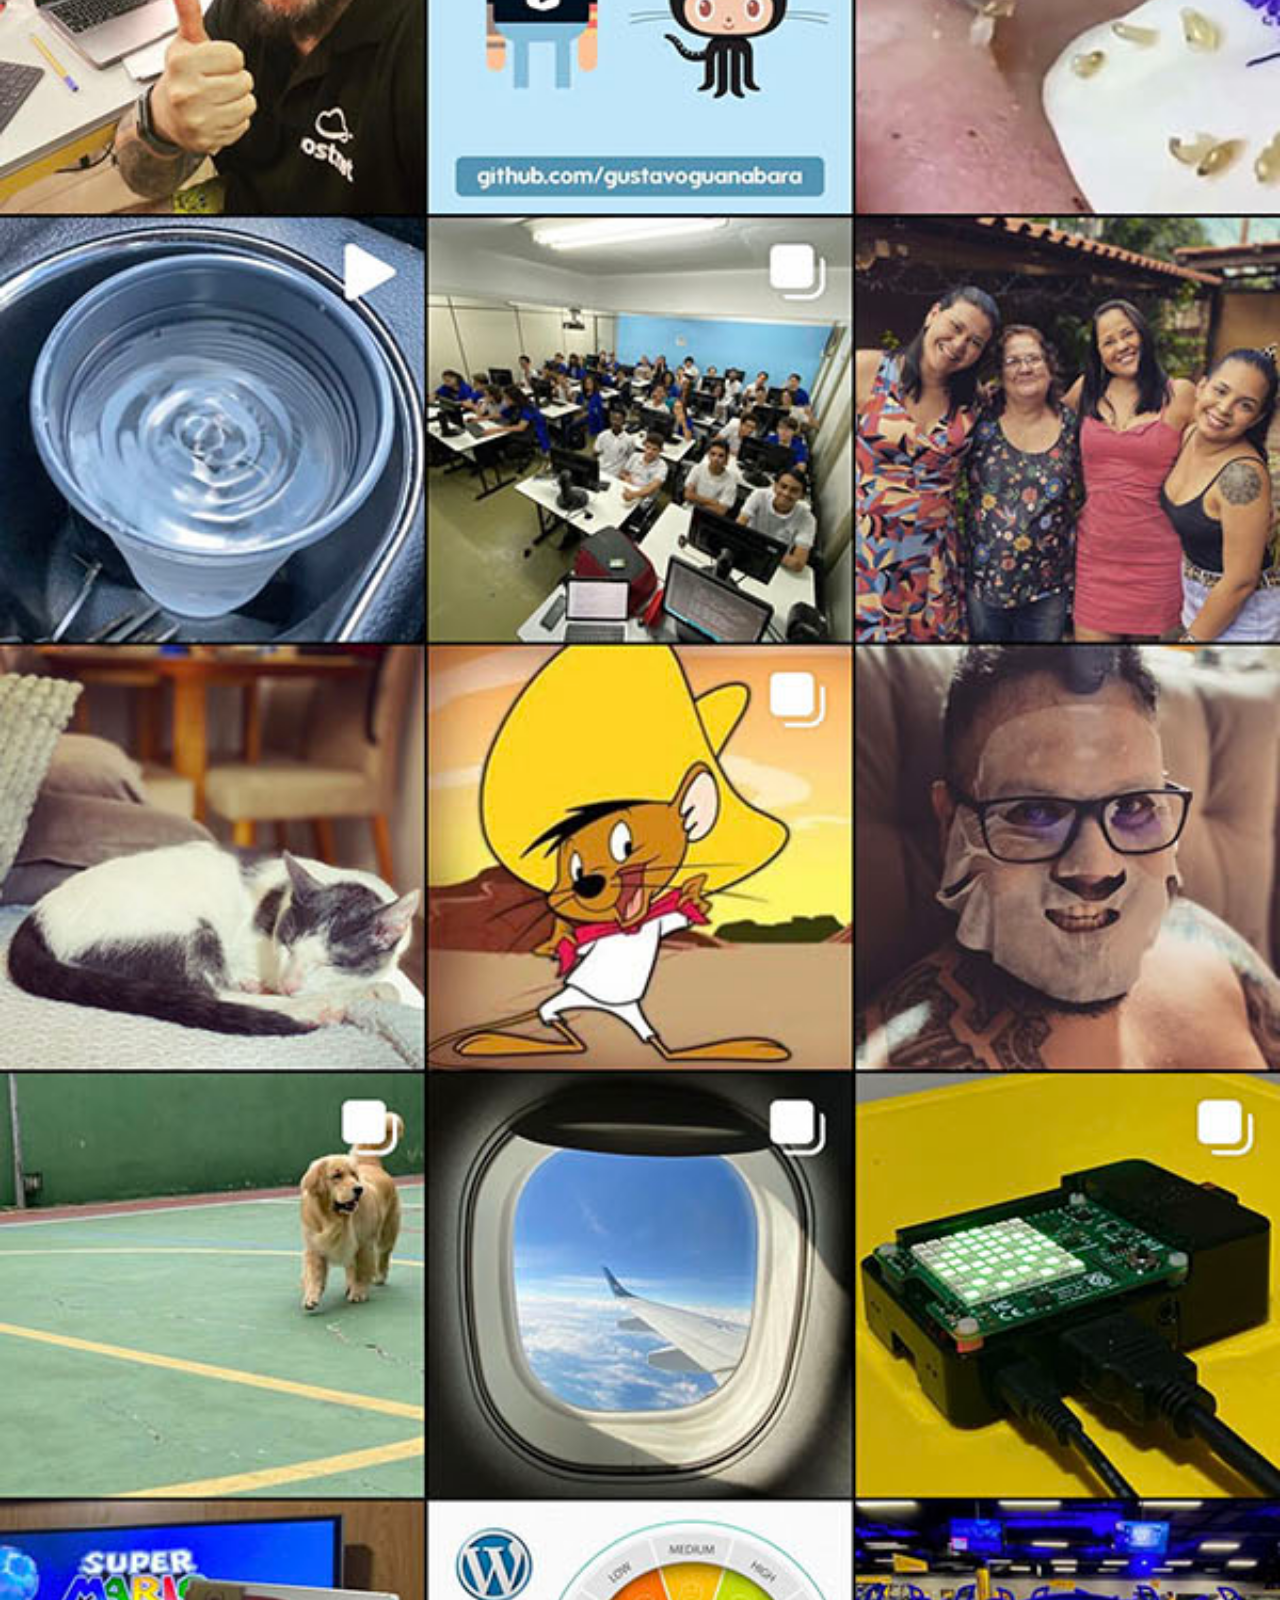
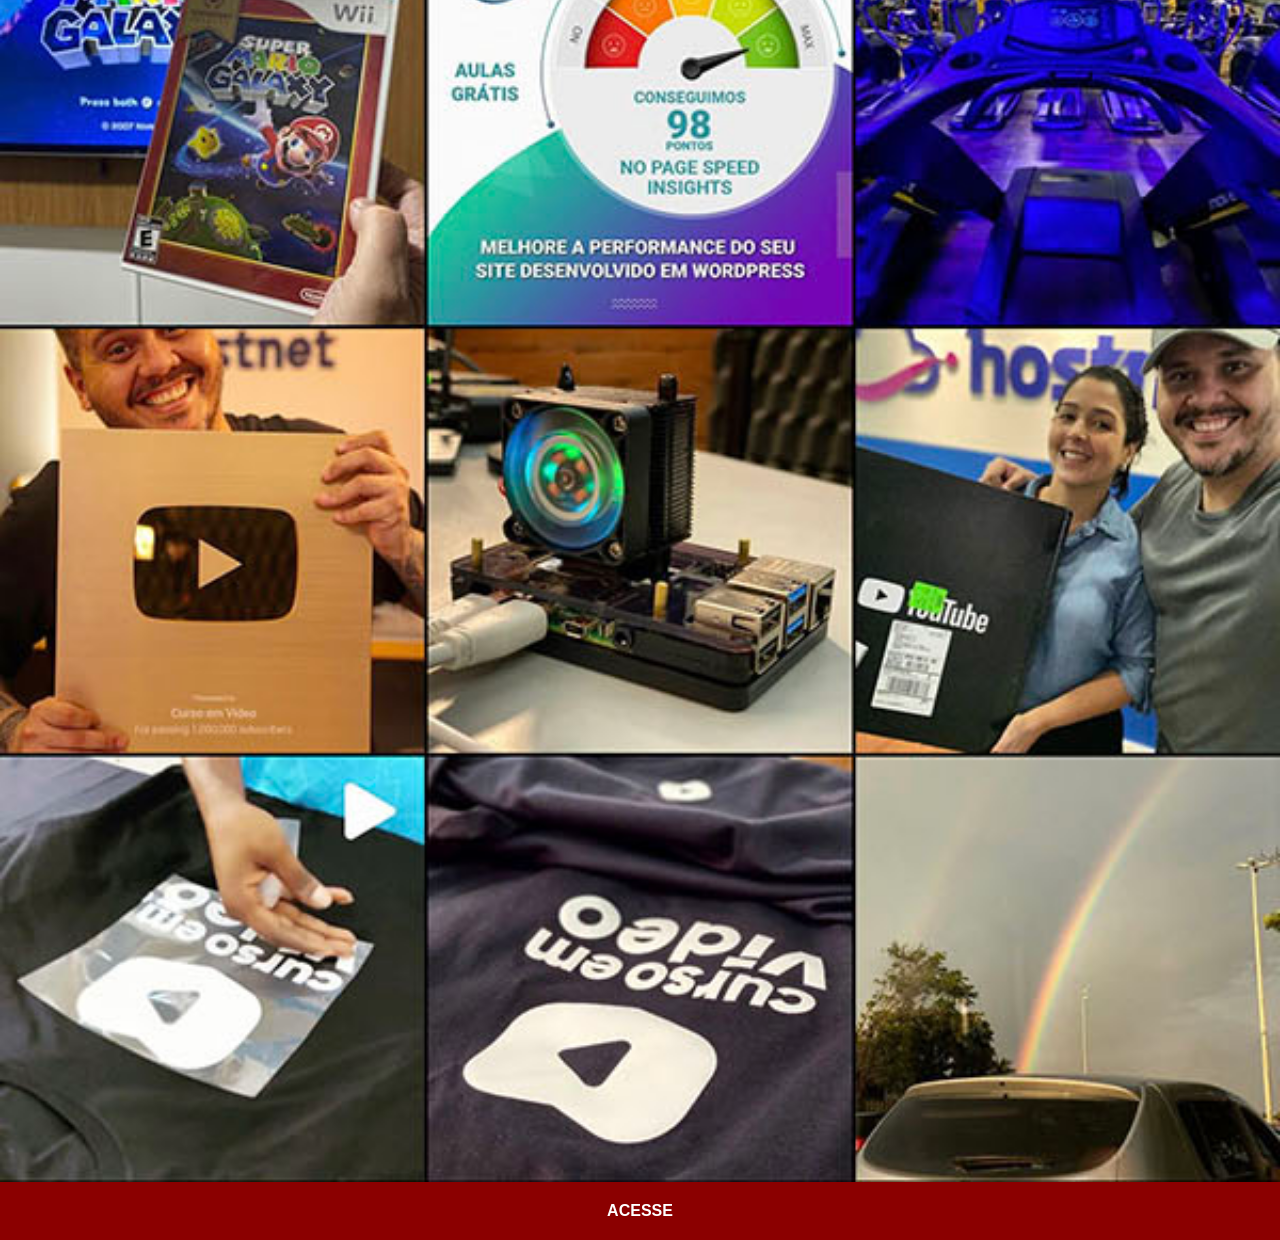
<file: instagram.html>
<html lang="pt-br">
<head>
    <meta charset="UTF-8">
    <meta name="viewport" content="width=device-width, initial-scale=1.0">
    <title>Instagram</title>
    <link rel="stylesheet" href="estilos/social.css">
</head>
<body>
    <img src="imagens/tela-instagram.jpg">
    <a href="https://instagram.com/gustavoguanabara/" target="_blank">ACESSE</a>
    
</body>
</html>
</file>
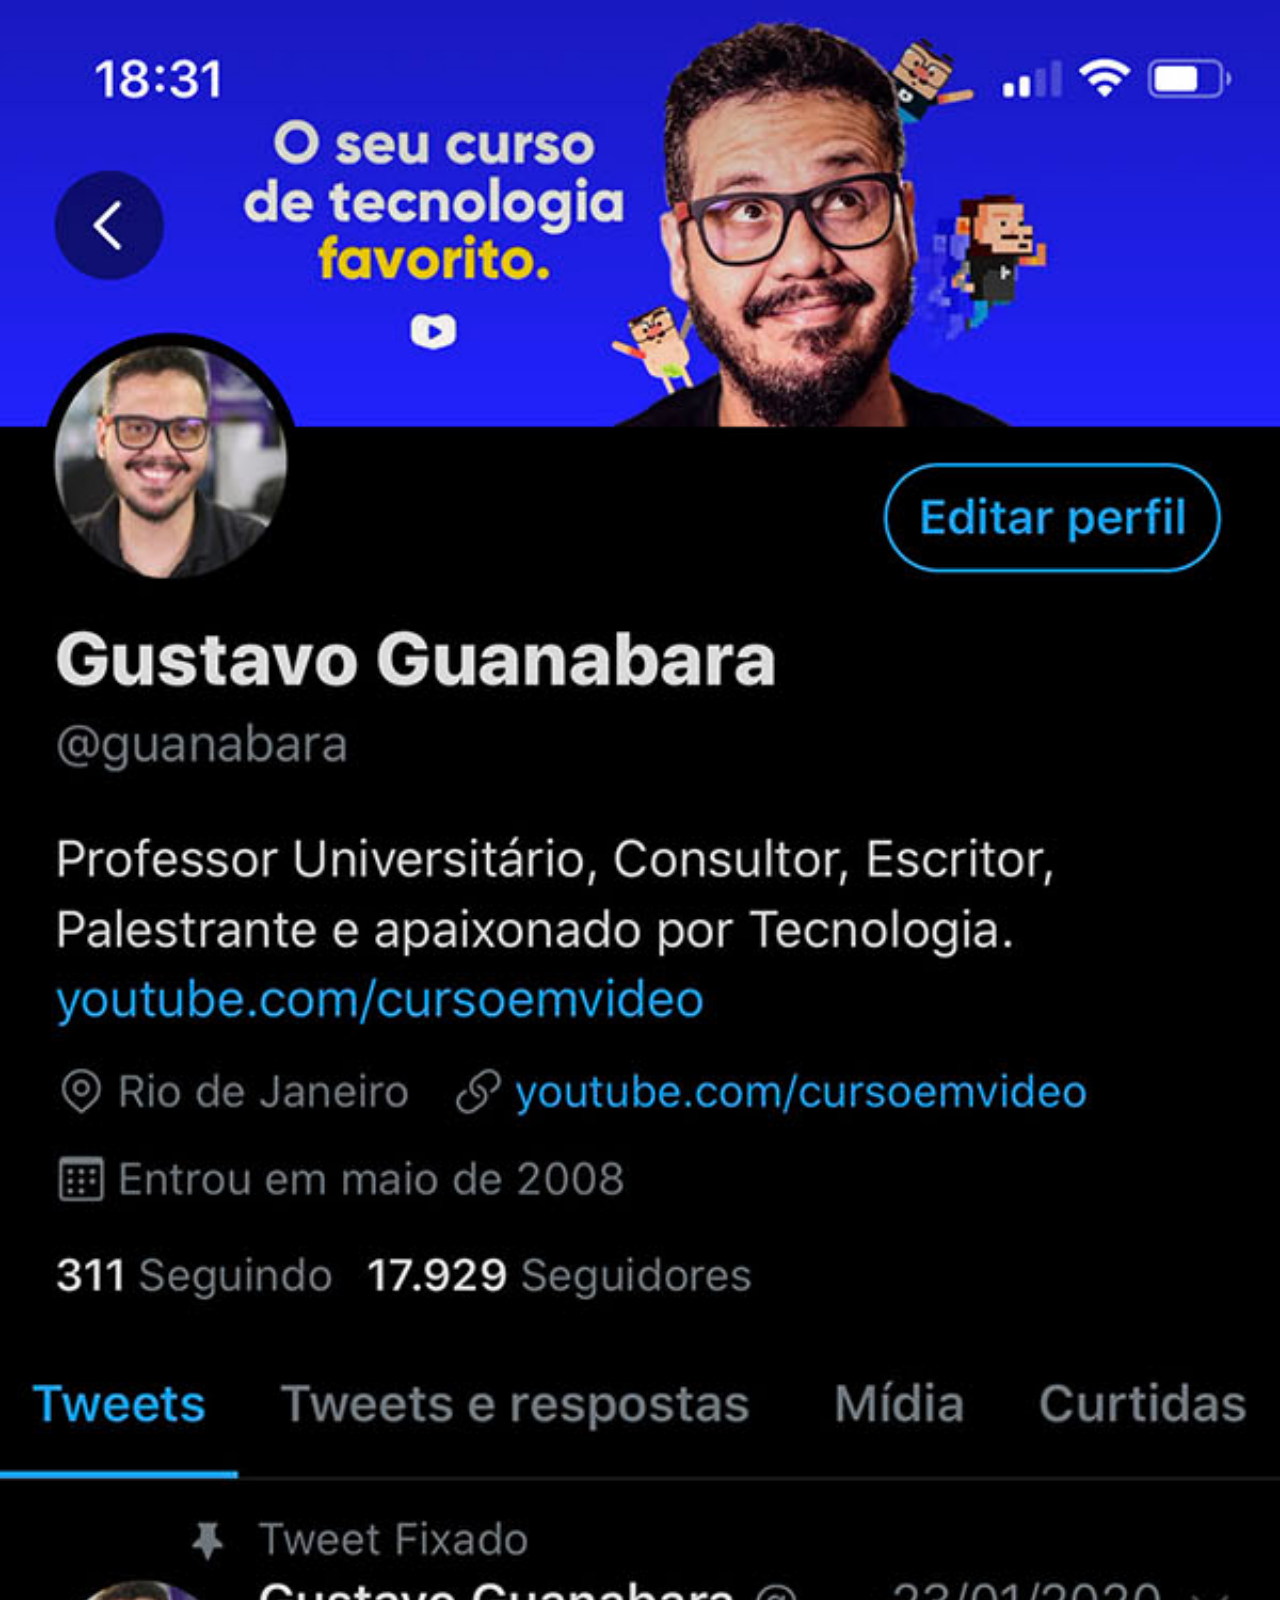
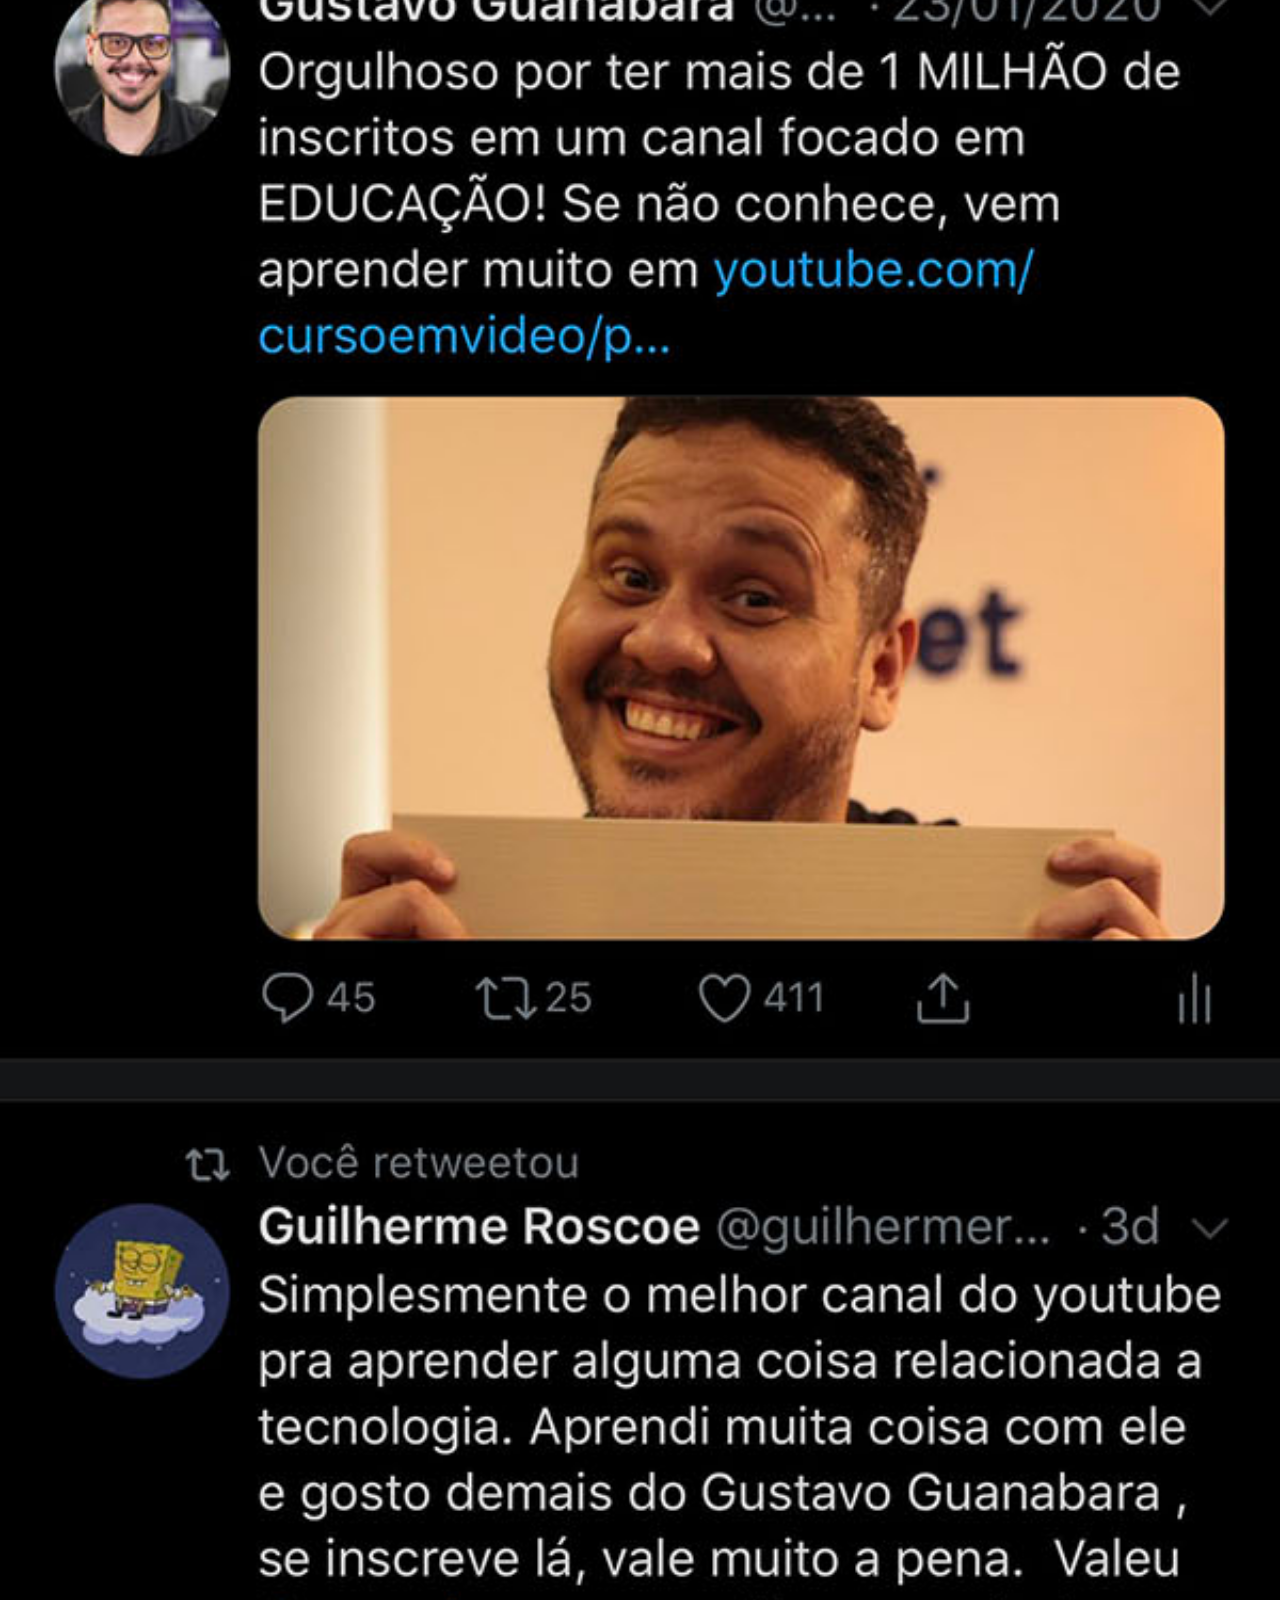
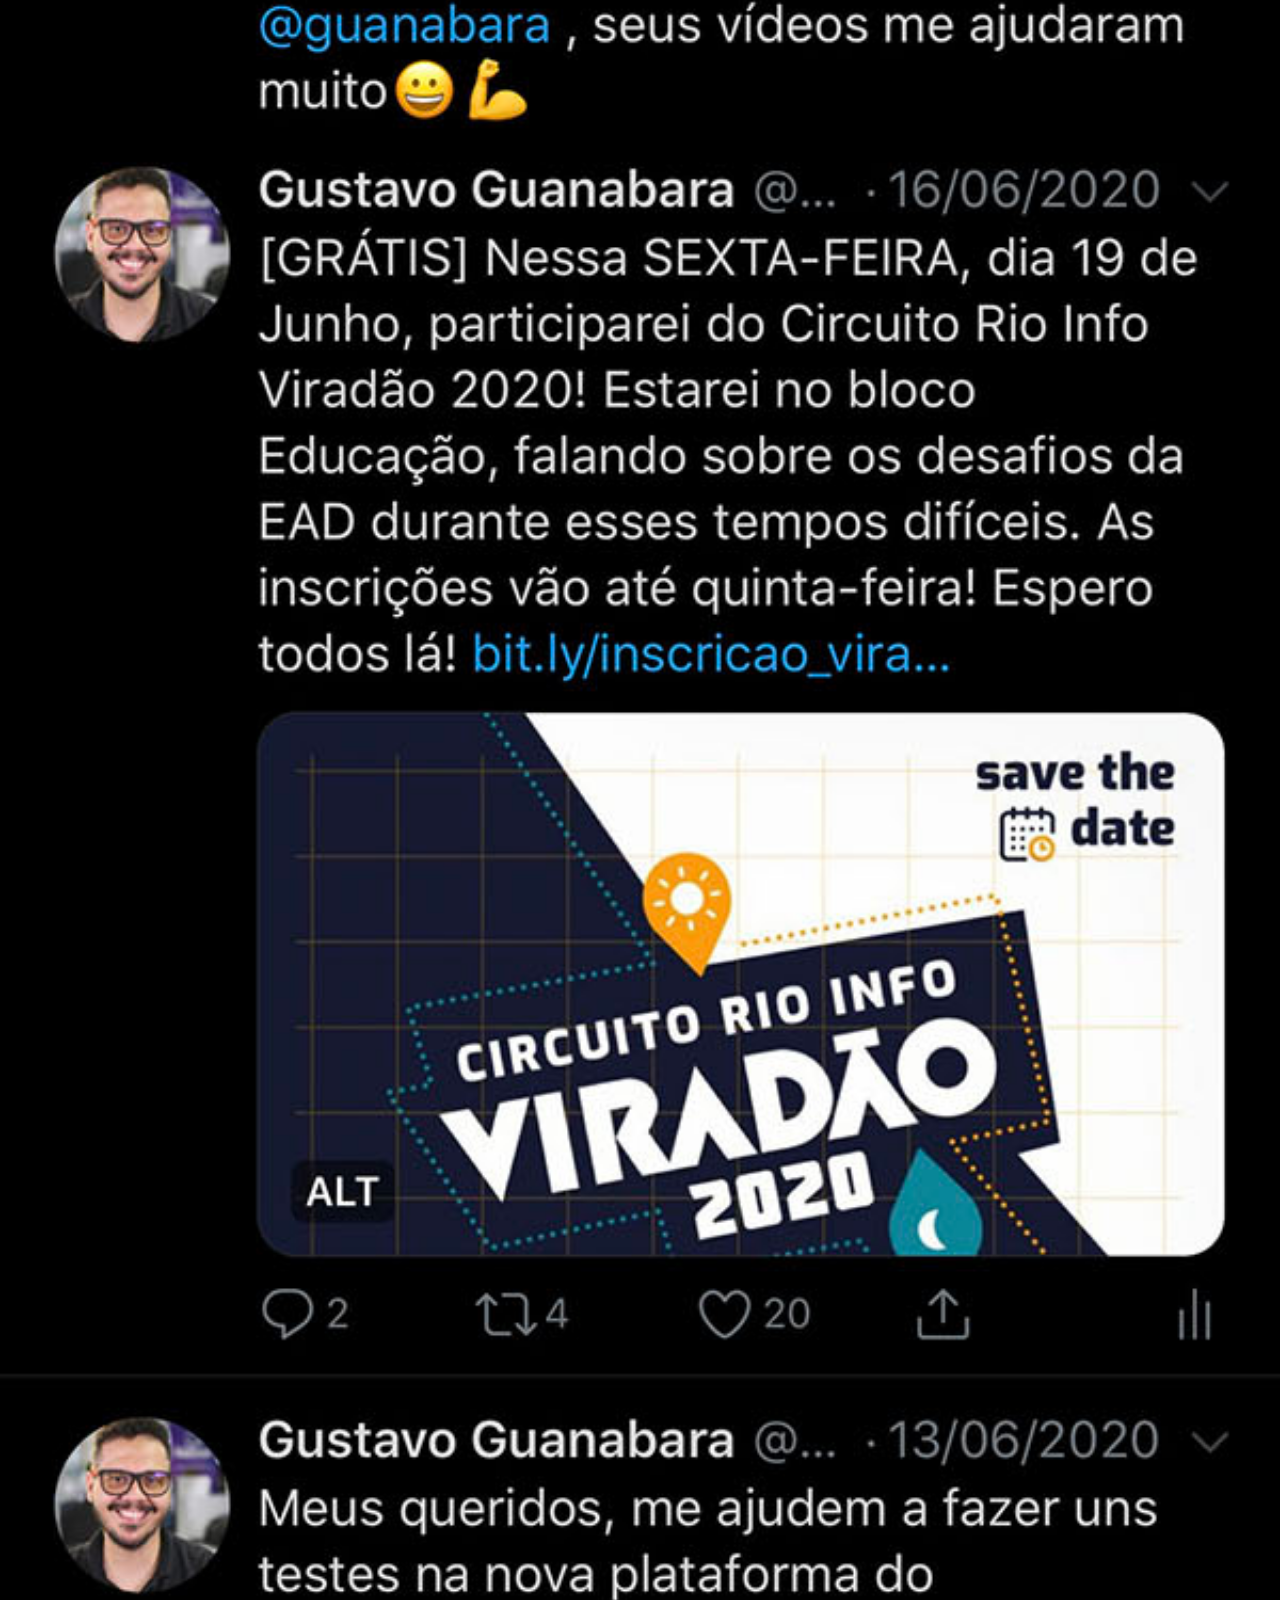
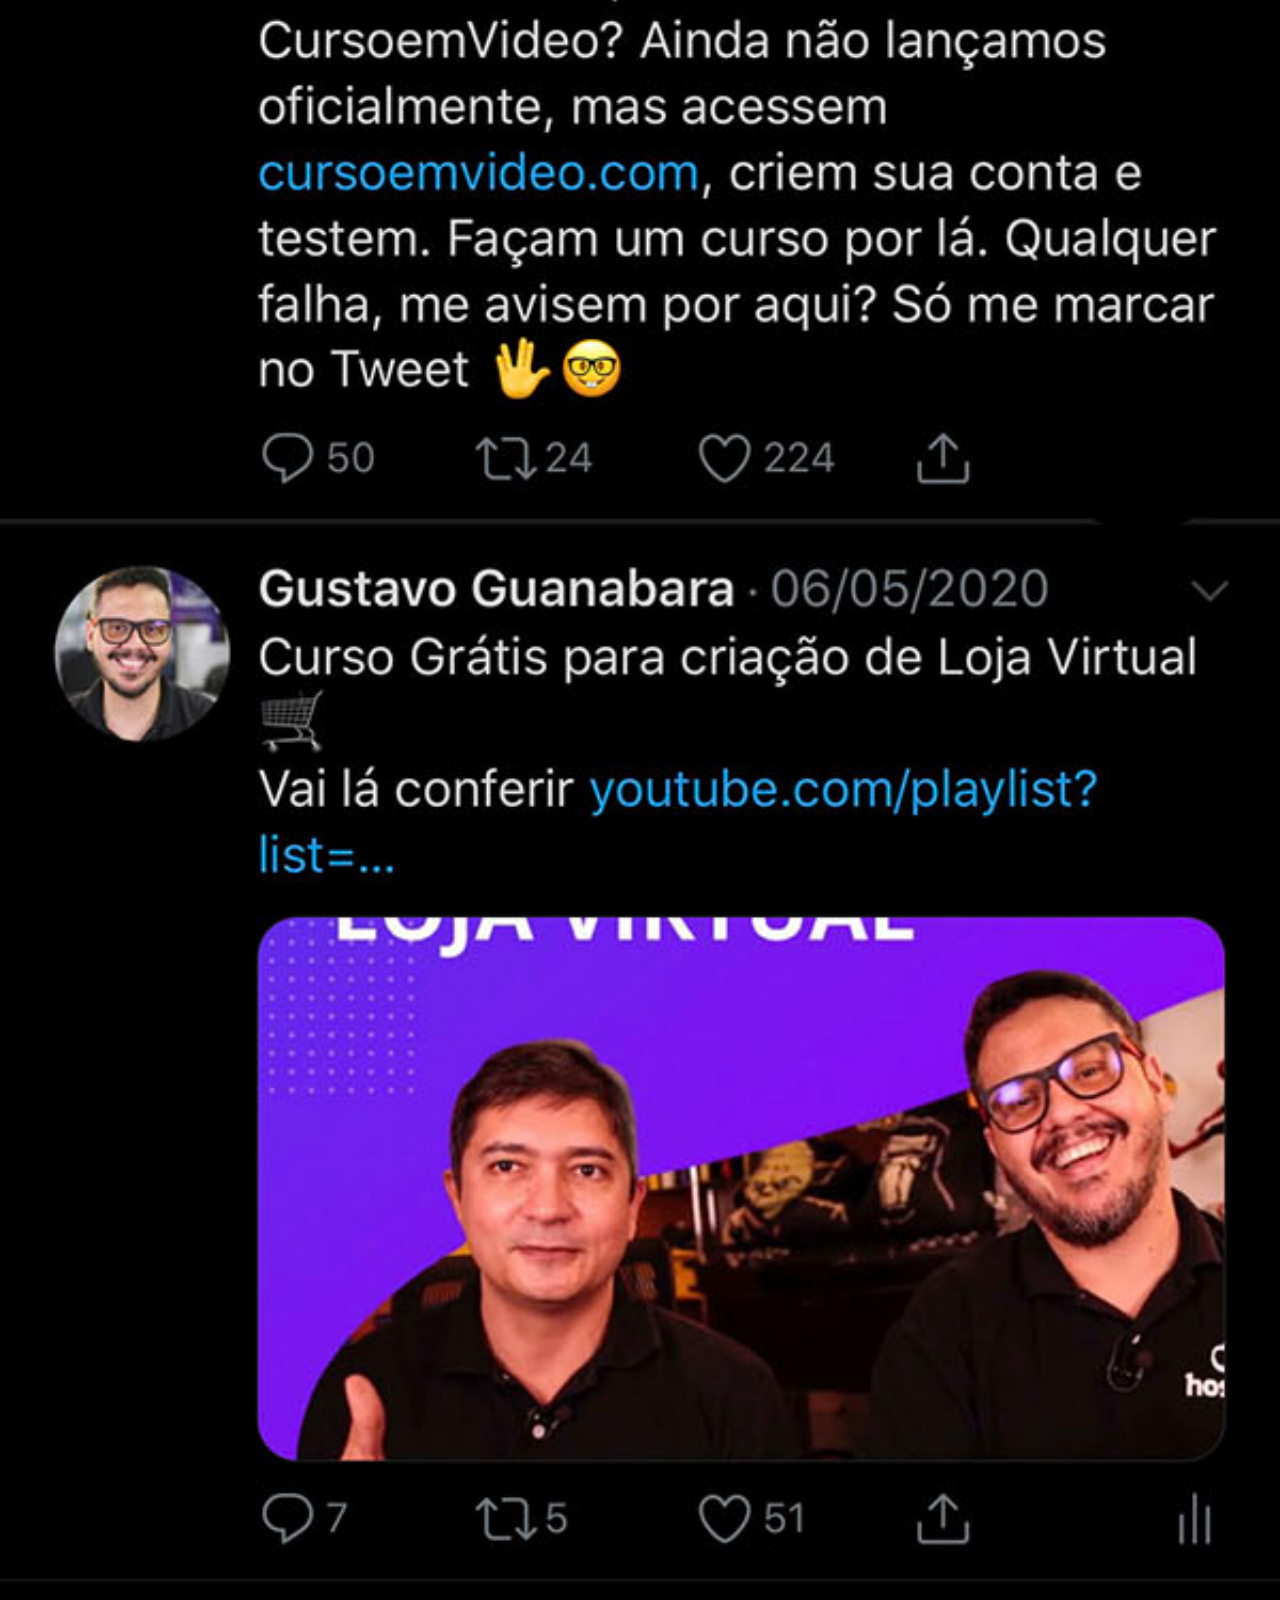
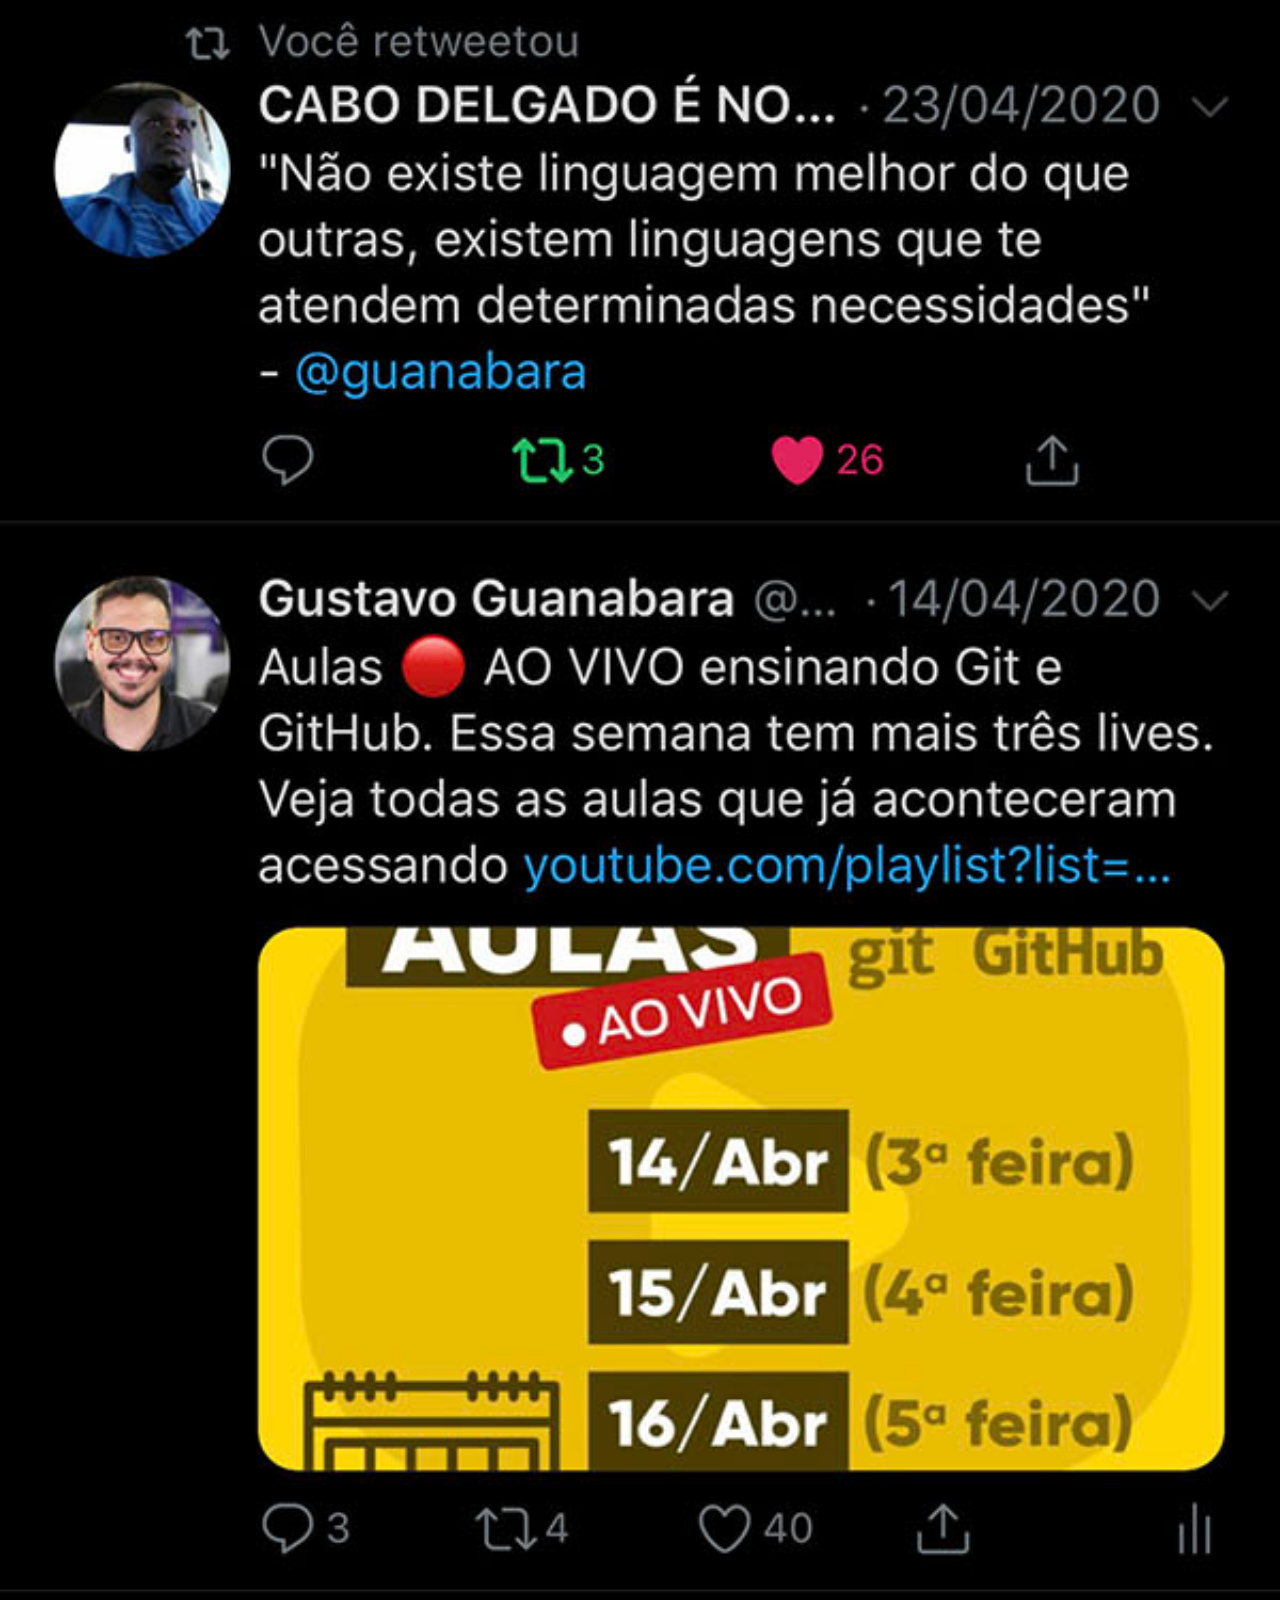
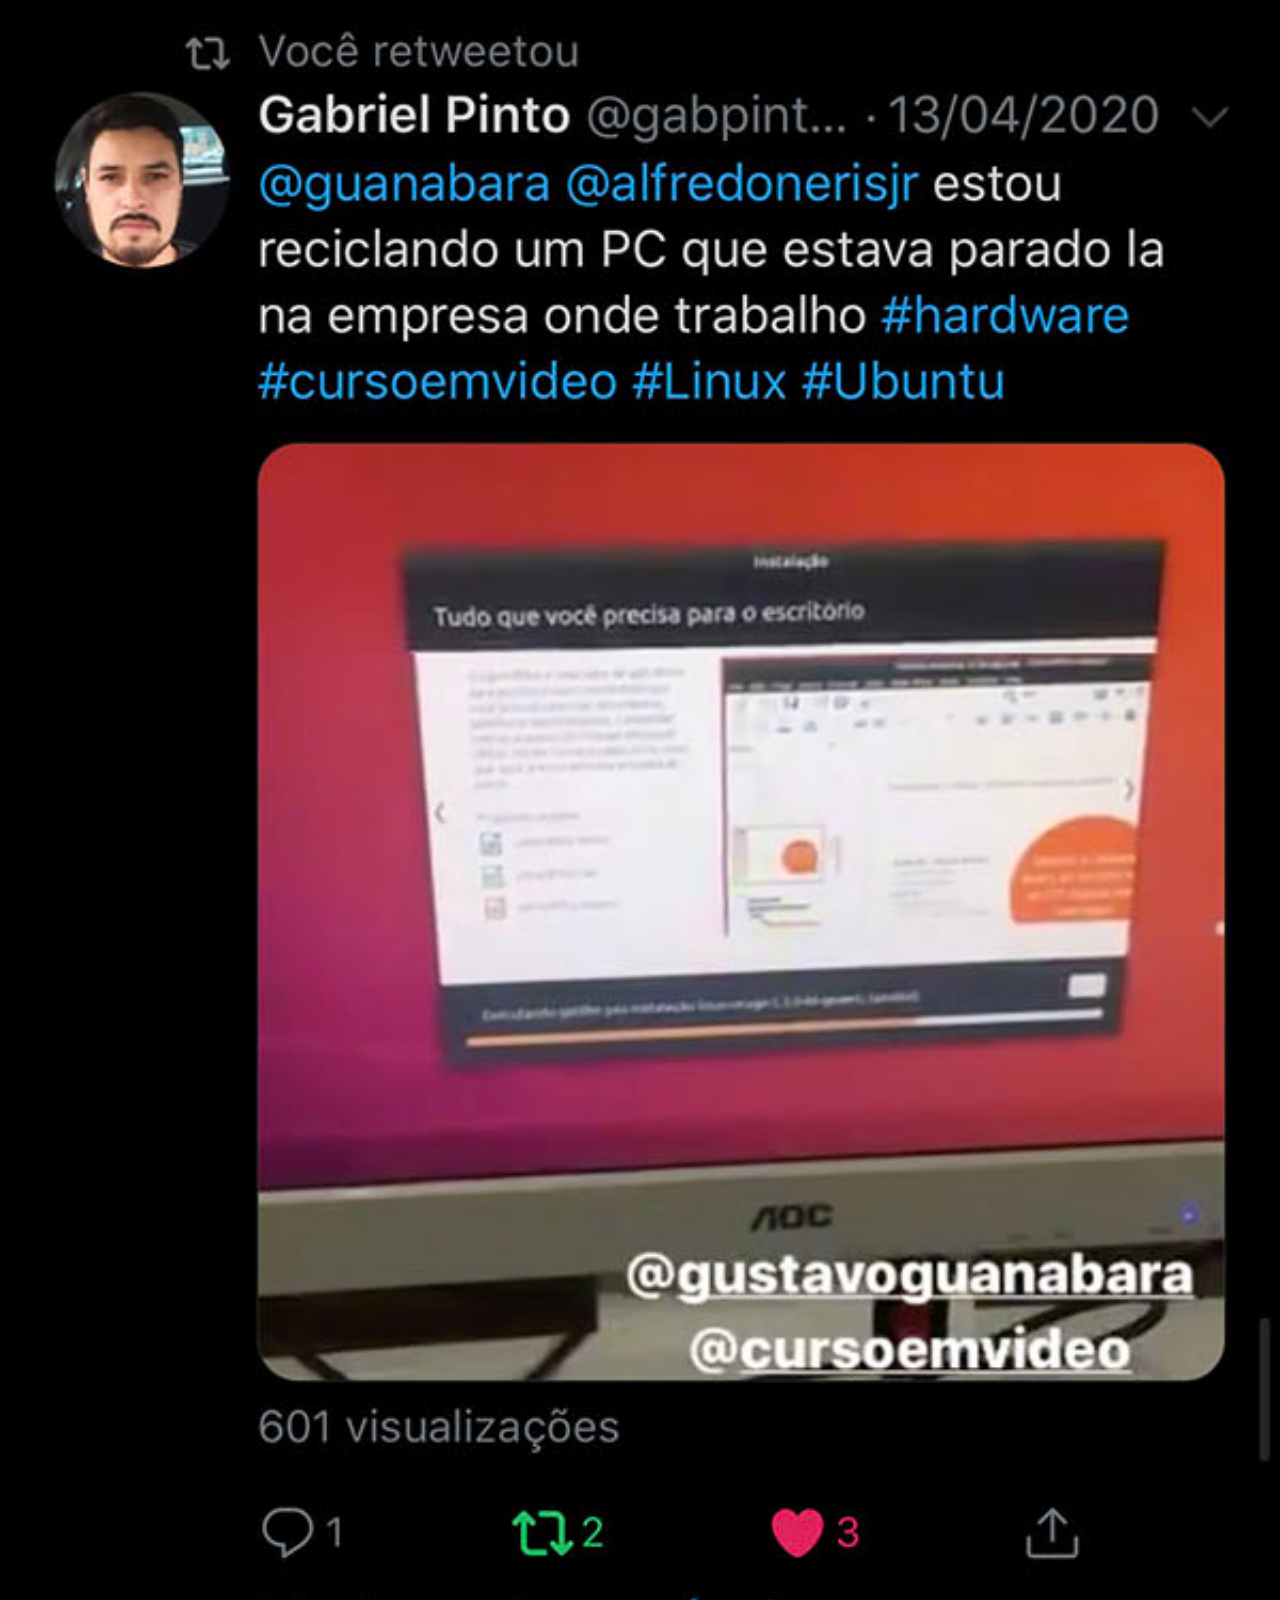
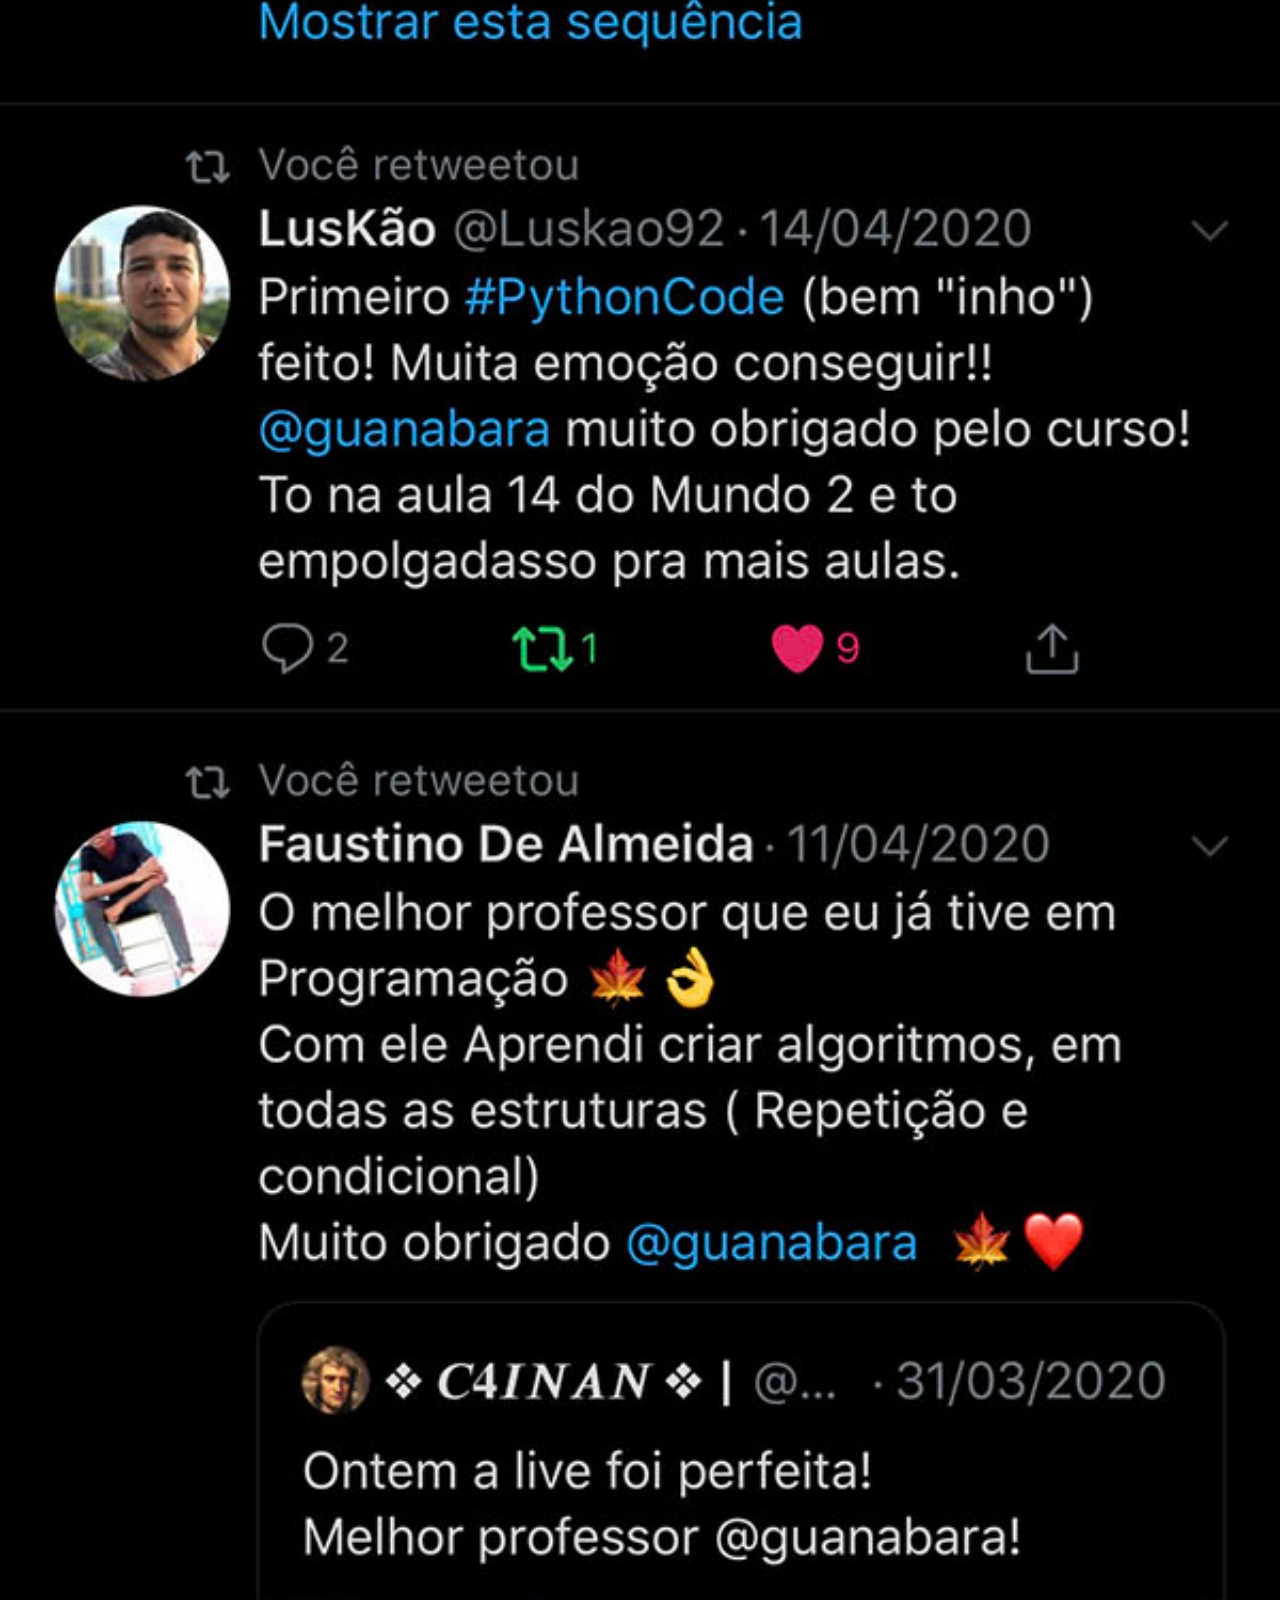
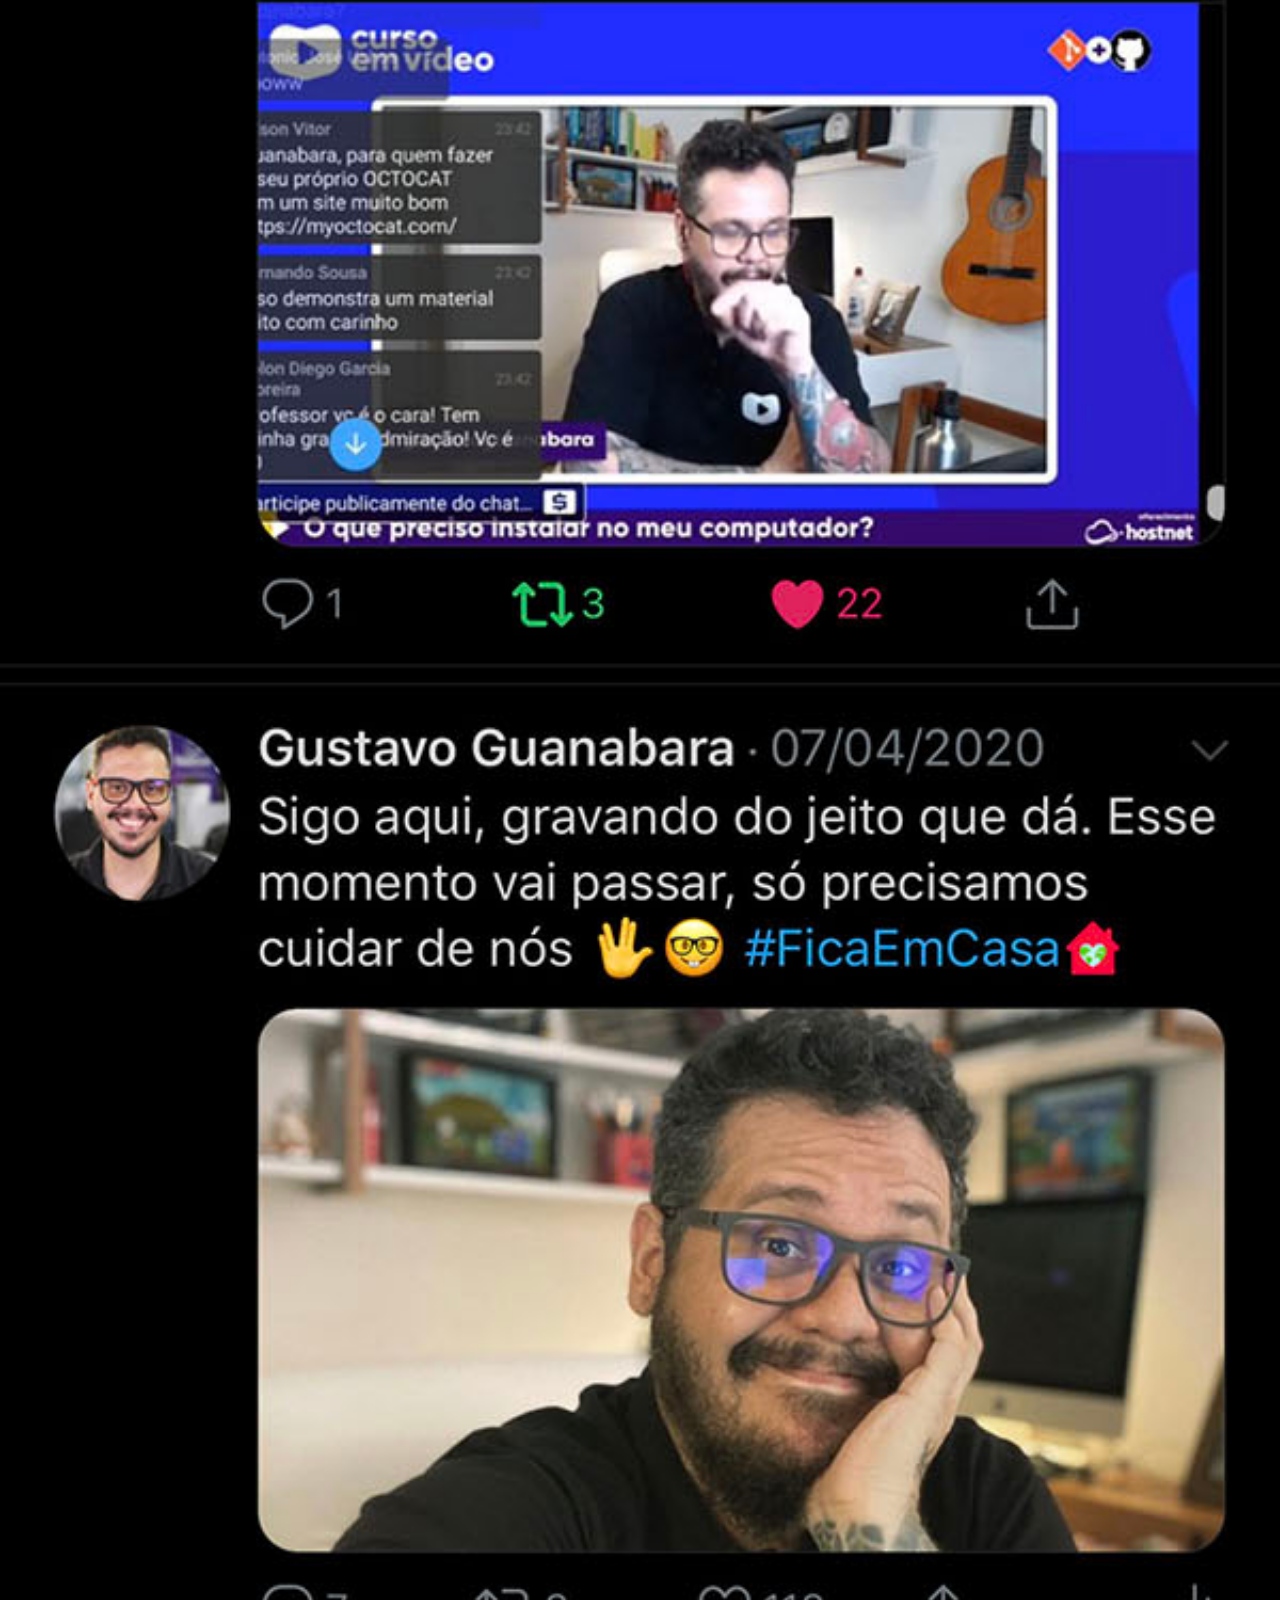
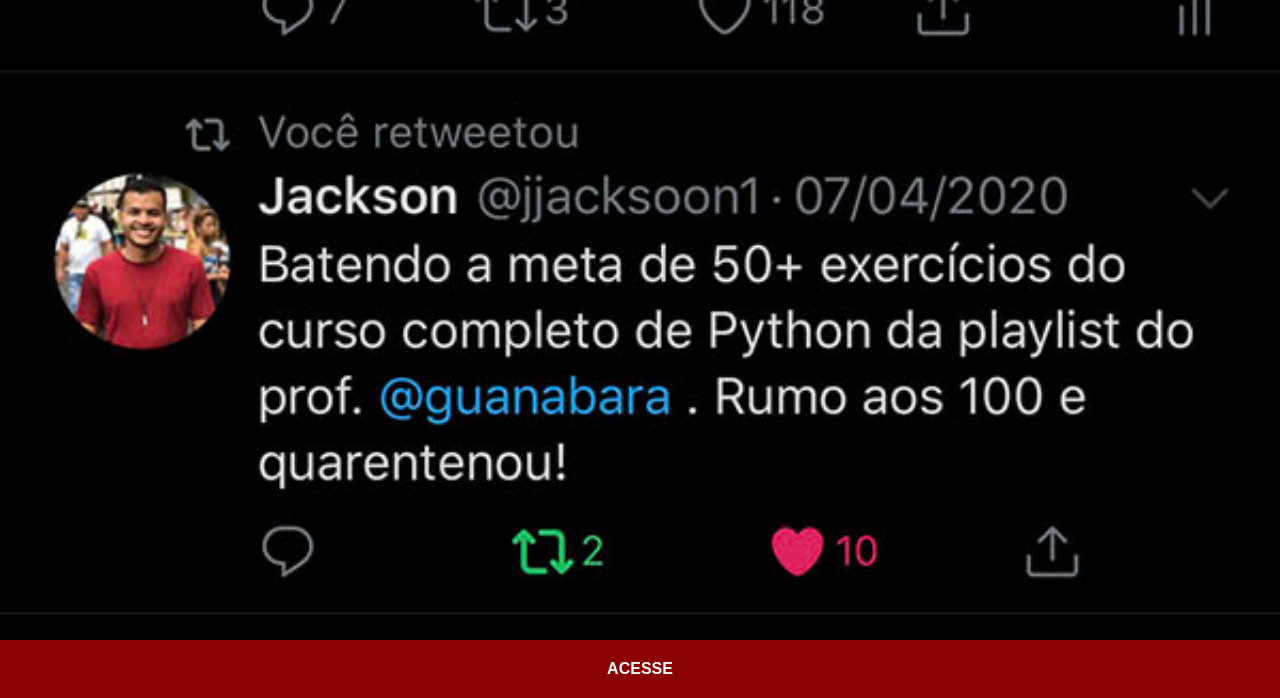
<file: twitter.html>
<html lang="pt-br">
<head>
    <meta charset="UTF-8">
    <meta name="viewport" content="width=device-width, initial-scale=1.0">
    <title>Twitter</title>
    <link rel="stylesheet" href="estilos/social.css">
</head>
<body>
    <img src="imagens/tela-twitter.jpg" alt="Twitter">
    <a href="https://x.com/guanabara?s=20" target="_blank">ACESSE</a>
    
</body>
</html>
</file>
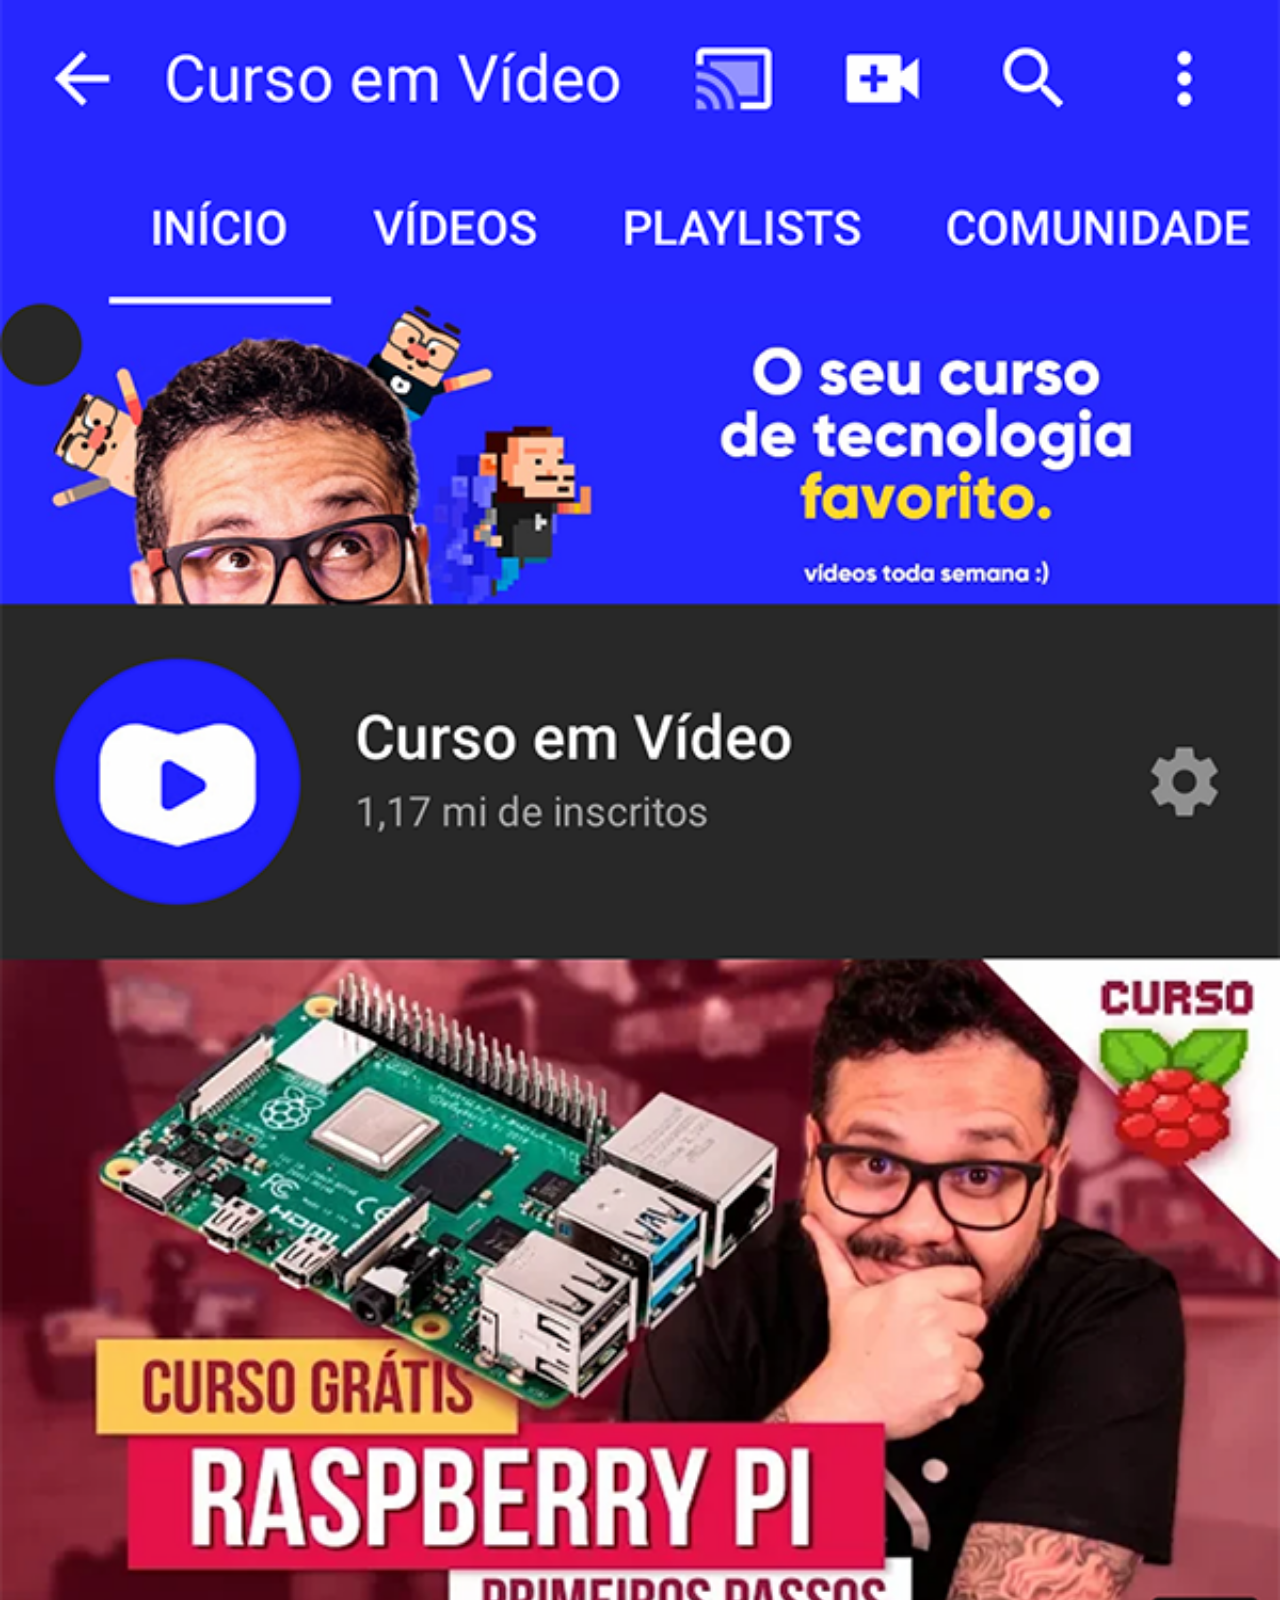
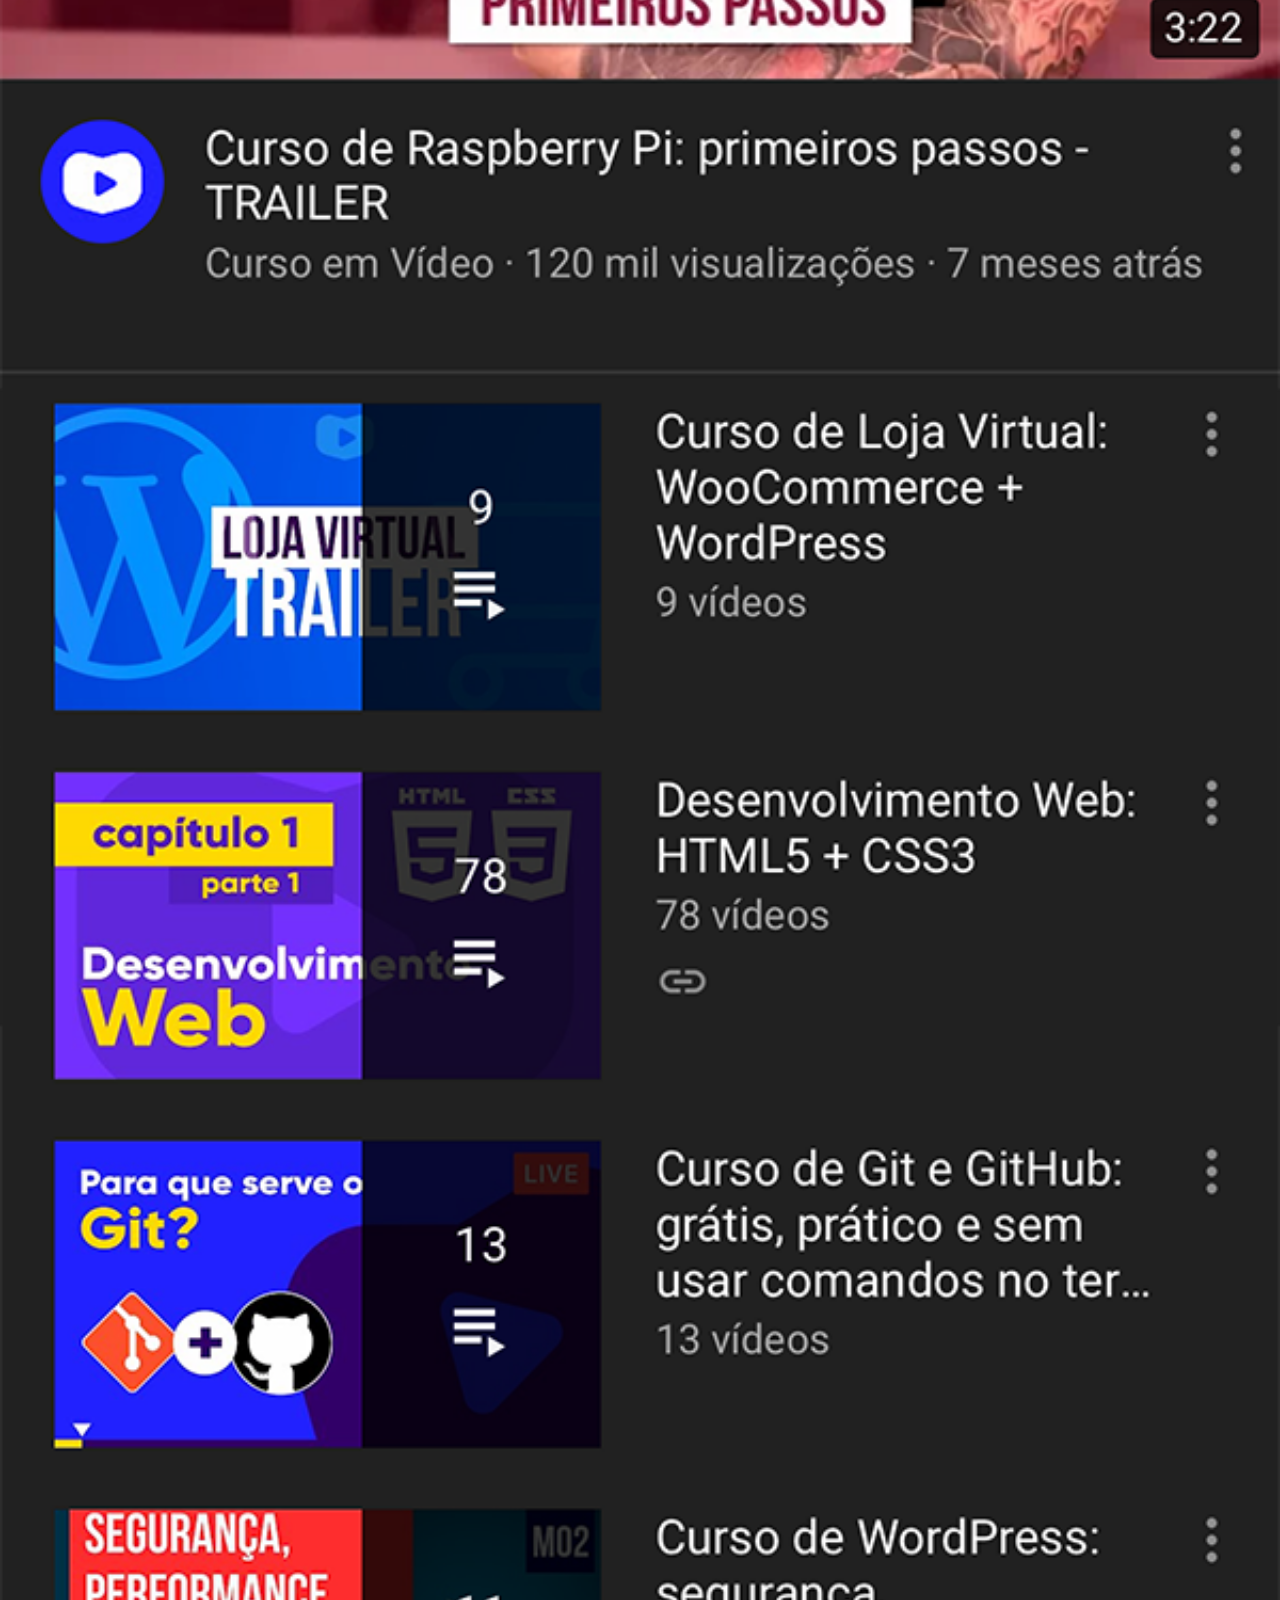
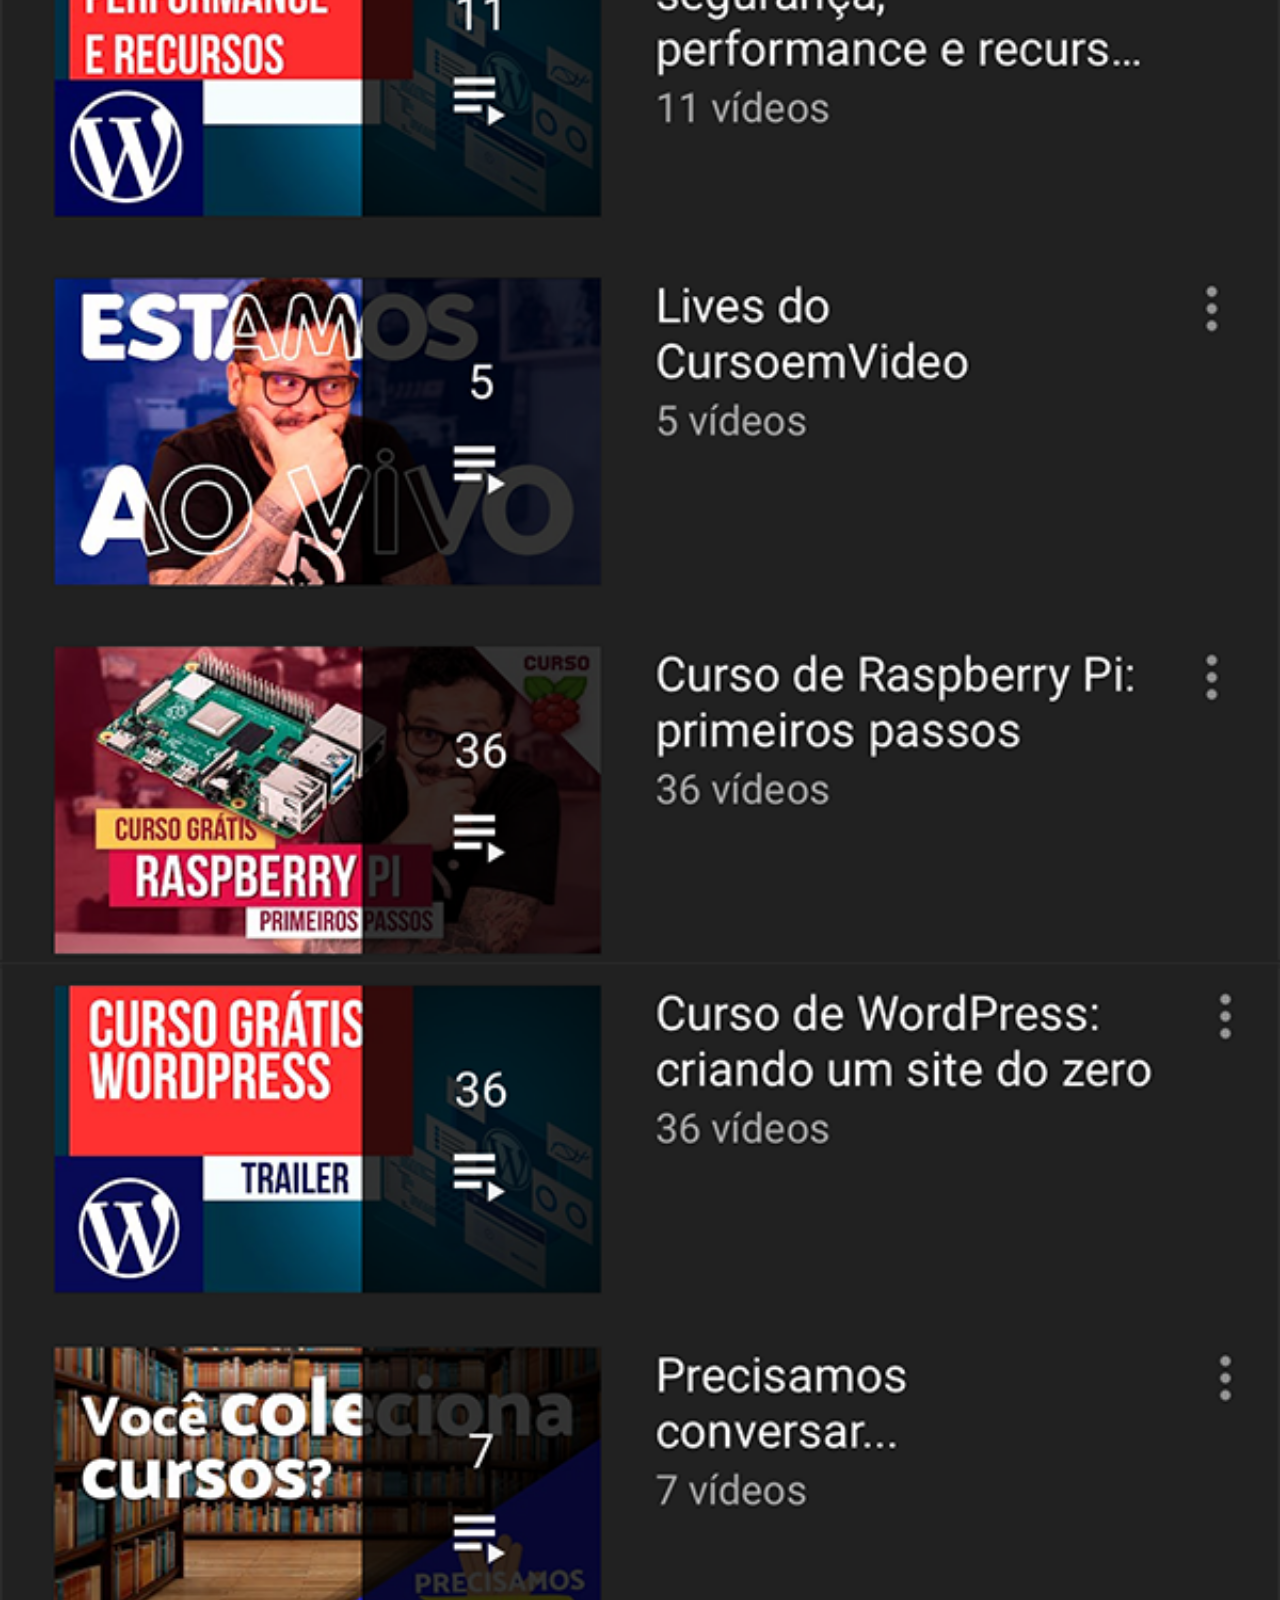
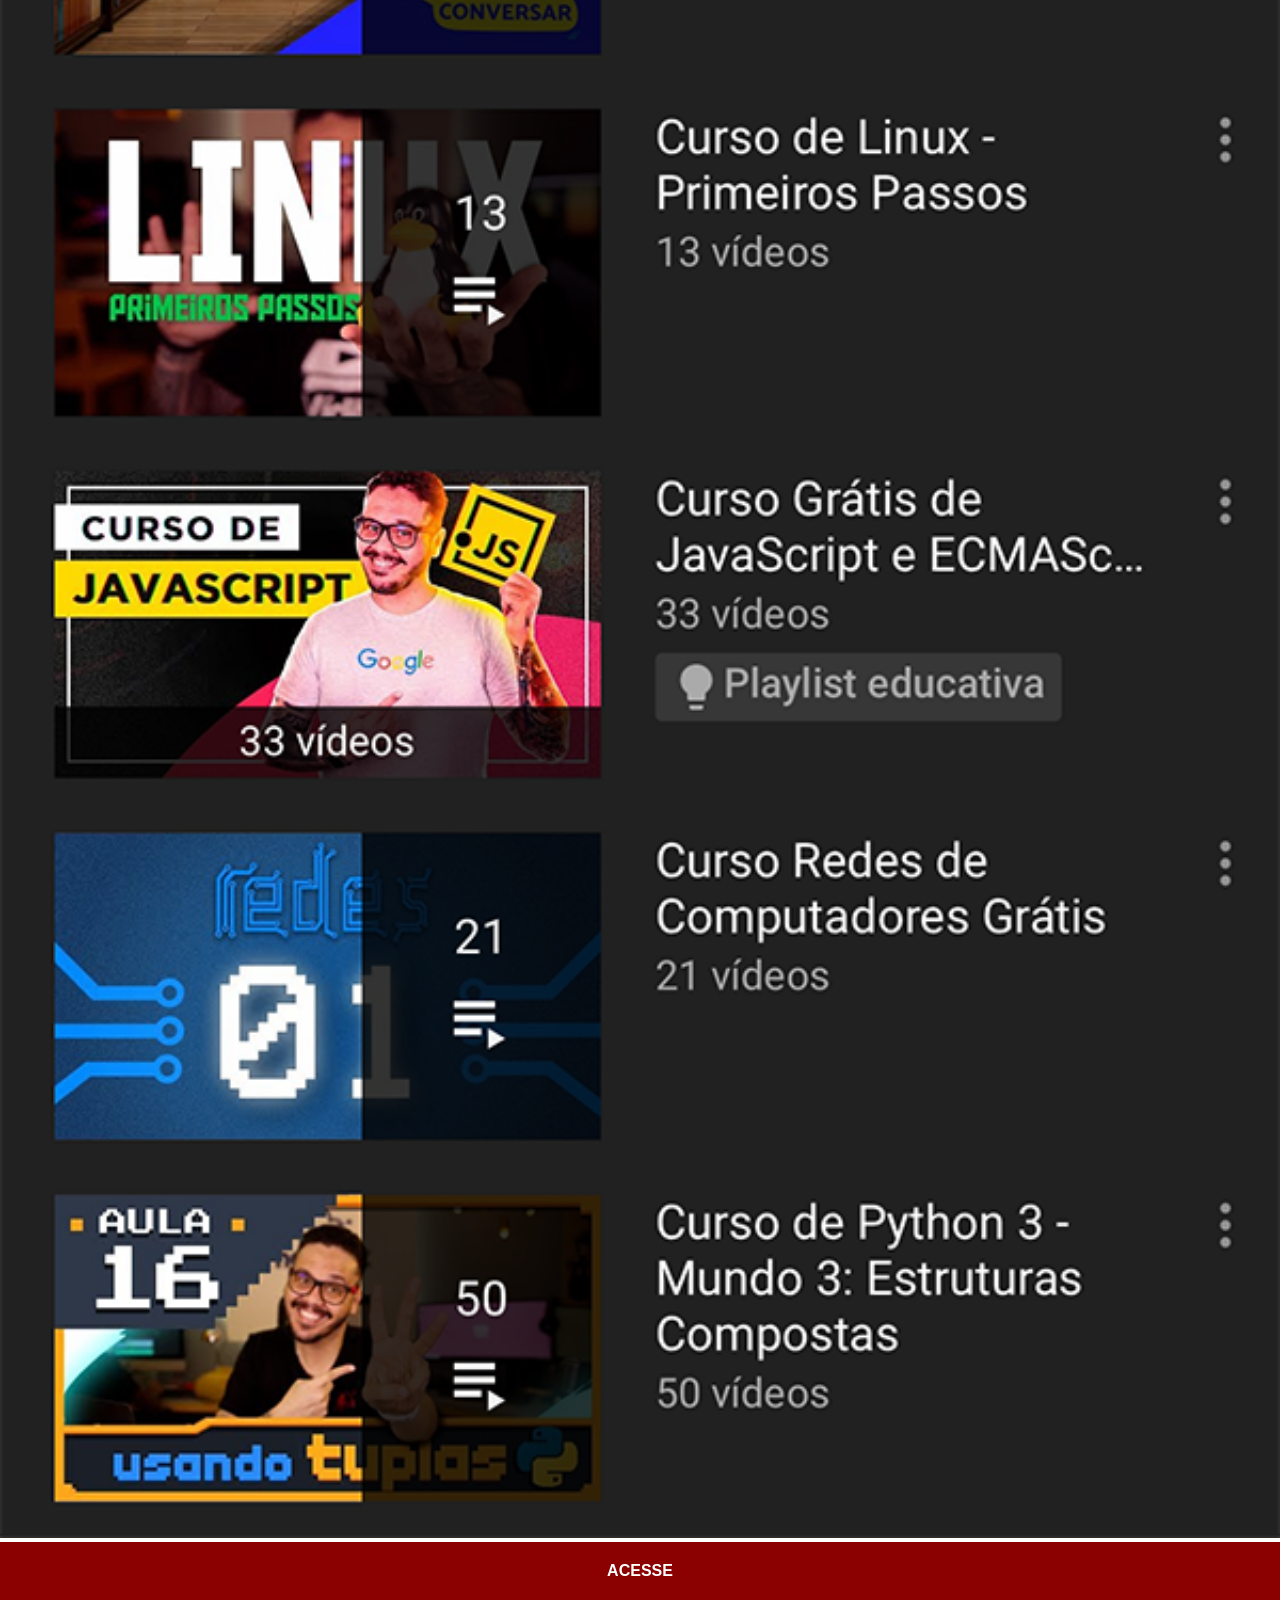
<file: youtube.html>
<!DOCTYPE html>
<html lang="pt-br">
<head>
    <meta charset="UTF-8">
    <meta name="viewport" content="width=device-width, initial-scale=1.0">
    <title>Youtube</title>
    <link rel="stylesheet" href="estilos/social.css">
</head>
<body>
    <img src="imagens/tela-youtube.png" alt="Youtube">
    <a href="https://www.youtube.com/@cursoemvideo/playlists" target="_blank">ACESSE</a>
    
</body>
</html>
</file>
<file: estilos/style.css>
@charset "UTF-8"

* {
       margin: 0px;
    padding: 0px;
    font-family: Arial, Helvetica, sans-serif;
}

html, body {
    height: 100vh;
    width: 100vw;
    background-color: black;
    margin: 0px;
}

body {
    background: url('../imagens/fundo-madeira.jpg') no-repeat top center;
    background-size: cover;
    background-attachment: fixed;
}

main {
    height: 90vh;
    position: relative;
}

section#telefone {
    position: absolute;
    top: 50%;
    left: 50%;
    transform: translate(-50%, -50%);

    height: 627px;
    width: 311px;
    background: url('../imagens/frame-iphone.png') no-repeat;
}

iframe#tela {
    position: relative;
    top: 80px;
    left: 22px;
    width: 267px;
    height: 471px;
}

section#redes-sociais {
    text-align: right;
}

section#redes-sociais img {
    width: 50px;
    margin: 10px;
    border-radius: 50%;
    box-shadow: 2px 2px 5px rgba(0, 0, 0, 0.400);
    box-sizing: border-box;
}

section#redes-sociais img:active {
    transform: scale(95%);
}

section#redes-sociais img:hover {
    border: 2px solid rgba(255, 255, 255, 0.6);
    transform: translate(-3px, -3px);
    box-shadow: 5px 5px 10px rgba(0, 0, 0, 0.6);
   transition-duration: 0.2s, border 1s;
}
</file>
<file: estilos/social.css>
@charset "UTF-8";

 * { margin: 0px;
            padding: 0px;
            font-family: Arial, Helvetica, sans-serif;
        }

        ::-webkit-scrollbar {
            width: 0px;
            height: 0px;
        }
        img {
            width: 100vw;
        }
        a {
            display: block;
            color: white;
            background-color: darkred;
            padding: 20px;
            text-align: center;
            font-weight: bolder;
            text-decoration: none;
        }

        a:hover {
            background-color: red;
        }
</file>
